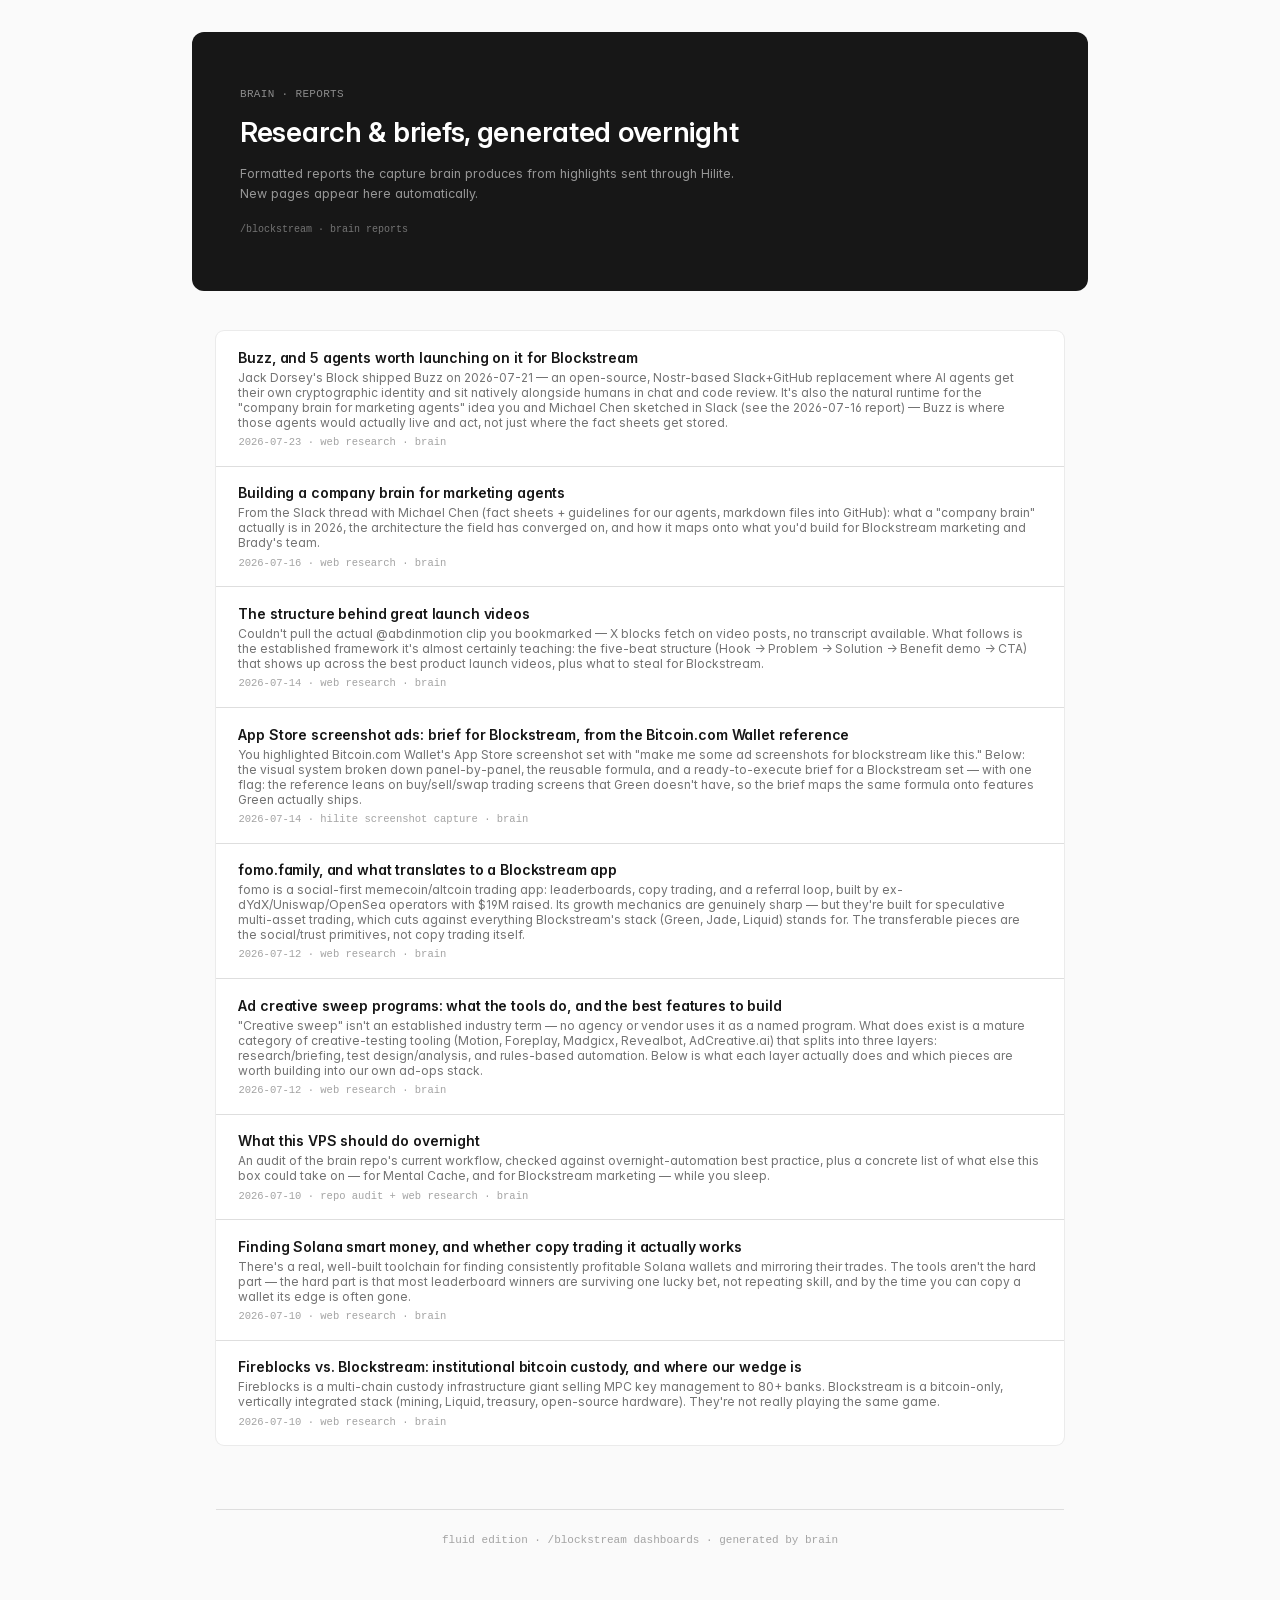
<file: index.html>
<!doctype html>
<html lang="en">
<head>
  <meta charset="utf-8" />
  <meta name="viewport" content="width=device-width, initial-scale=1" />
  <title>brain reports</title>
  <link rel="stylesheet" href="/styles.css" />
</head>
<body>
  <header class="hero">
    <div class="eyebrow">BRAIN · REPORTS</div>
    <h1>Research & briefs, generated overnight</h1>
    <p class="sub">Formatted reports the capture brain produces from highlights sent through Hilite. New pages appear here automatically.</p>
    <div class="meta">/blockstream · brain reports</div>
  </header>

  <main>
    <section class="section">
      <!-- BRAIN:INDEX:START — the brain inserts <a class="index-item"> rows here, newest first -->
      <div class="index-list">
        <a class="index-item" href="/reports/2026-07-23-buzz-agents-for-blockstream"><div class="it-title">Buzz, and 5 agents worth launching on it for Blockstream</div><div class="it-sub">Jack Dorsey&#x27;s Block shipped Buzz on 2026-07-21 — an open-source, Nostr-based Slack+GitHub
    replacement where AI agents get their own cryptographic identity and sit natively alongside humans in chat and
    code review. It&#x27;s also the natural runtime for the &quot;company brain for marketing agents&quot; idea you and Michael
    Chen sketched in Slack (see the 2026-07-16 report) — Buzz is where those agents would actually live and act,
    not just where the fact sheets get stored.</div><div class="it-date">2026-07-23 · web research · brain</div></a>
        <a class="index-item" href="/reports/2026-07-16-company-brain-for-agents"><div class="it-title">Building a company brain for marketing agents</div><div class="it-sub">From the Slack thread with Michael Chen (fact sheets + guidelines for our agents, markdown files
    into GitHub): what a &quot;company brain&quot; actually is in 2026, the architecture the field has converged on, and how
    it maps onto what you&#x27;d build for Blockstream marketing and Brady&#x27;s team.</div><div class="it-date">2026-07-16 · web research · brain</div></a>
        <a class="index-item" href="/reports/2026-07-14-launch-video-structure"><div class="it-title">The structure behind great launch videos</div><div class="it-sub">Couldn&#x27;t pull the actual @abdinmotion clip you bookmarked — X blocks fetch on video posts, no transcript available. What follows is the established framework it&#x27;s almost certainly teaching: the five-beat structure (Hook → Problem → Solution → Benefit demo → CTA) that shows up across the best product launch videos, plus what to steal for Blockstream.</div><div class="it-date">2026-07-14 · web research · brain</div></a>
        <a class="index-item" href="/reports/2026-07-14-blockstream-wallet-ad-screenshots"><div class="it-title">App Store screenshot ads: brief for Blockstream, from the Bitcoin.com Wallet reference</div><div class="it-sub">You highlighted Bitcoin.com Wallet&#x27;s App Store screenshot set with &quot;make me some ad screenshots for blockstream like this.&quot; Below: the visual system broken down panel-by-panel, the reusable formula, and a ready-to-execute brief for a Blockstream set — with one flag: the reference leans on buy/sell/swap trading screens that Green doesn&#x27;t have, so the brief maps the same formula onto features Green actually ships.</div><div class="it-date">2026-07-14 · hilite screenshot capture · brain</div></a>
        <a class="index-item" href="/reports/2026-07-12-fomo-family-for-blockstream"><div class="it-title">fomo.family, and what translates to a Blockstream app</div><div class="it-sub">fomo is a social-first memecoin/altcoin trading app: leaderboards, copy trading, and a referral loop, built by ex-dYdX/Uniswap/OpenSea operators with $19M raised. Its growth mechanics are genuinely sharp — but they&#x27;re built for speculative multi-asset trading, which cuts against everything Blockstream&#x27;s stack (Green, Jade, Liquid) stands for. The transferable pieces are the social/trust primitives, not copy trading itself.</div><div class="it-date">2026-07-12 · web research · brain</div></a>
        <a class="index-item" href="/reports/2026-07-12-ad-creative-sweep-programs"><div class="it-title">Ad creative sweep programs: what the tools do, and the best features to build</div><div class="it-sub">&quot;Creative sweep&quot; isn&#x27;t an established industry term — no agency or vendor uses it as a named program. What does exist is a mature category of creative-testing tooling (Motion, Foreplay, Madgicx, Revealbot, AdCreative.ai) that splits into three layers: research/briefing, test design/analysis, and rules-based automation. Below is what each layer actually does and which pieces are worth building into our own ad-ops stack.</div><div class="it-date">2026-07-12 · web research · brain</div></a>
        <a class="index-item" href="/reports/2026-07-10-vps-overnight-workflow"><div class="it-title">What this VPS should do overnight</div><div class="it-sub">An audit of the brain repo&#x27;s current workflow, checked against overnight-automation best practice,
    plus a concrete list of what else this box could take on — for Mental Cache, and for Blockstream marketing —
    while you sleep.</div><div class="it-date">2026-07-10 · repo audit + web research · brain</div></a>
        <a class="index-item" href="/reports/2026-07-10-solana-smart-money-copy-trading"><div class="it-title">Finding Solana smart money, and whether copy trading it actually works</div><div class="it-sub">There&#x27;s a real, well-built toolchain for finding consistently profitable Solana wallets and mirroring their trades. The tools aren&#x27;t the hard part — the hard part is that most leaderboard winners are surviving one lucky bet, not repeating skill, and by the time you can copy a wallet its edge is often gone.</div><div class="it-date">2026-07-10 · web research · brain</div></a>
        <a class="index-item" href="/reports/2026-07-10-fireblocks-vs-blockstream-custody"><div class="it-title">Fireblocks vs. Blockstream: institutional bitcoin custody, and where our wedge is</div><div class="it-sub">Fireblocks is a multi-chain custody infrastructure giant selling MPC key management to 80+ banks. Blockstream is a bitcoin-only, vertically integrated stack (mining, Liquid, treasury, open-source hardware). They&#x27;re not really playing the same game.</div><div class="it-date">2026-07-10 · web research · brain</div></a>
      </div>
      <!-- BRAIN:INDEX:END -->
    </section>

    <footer>fluid edition · /blockstream dashboards · generated by brain</footer>
  </main>
</body>
</html>
</file>
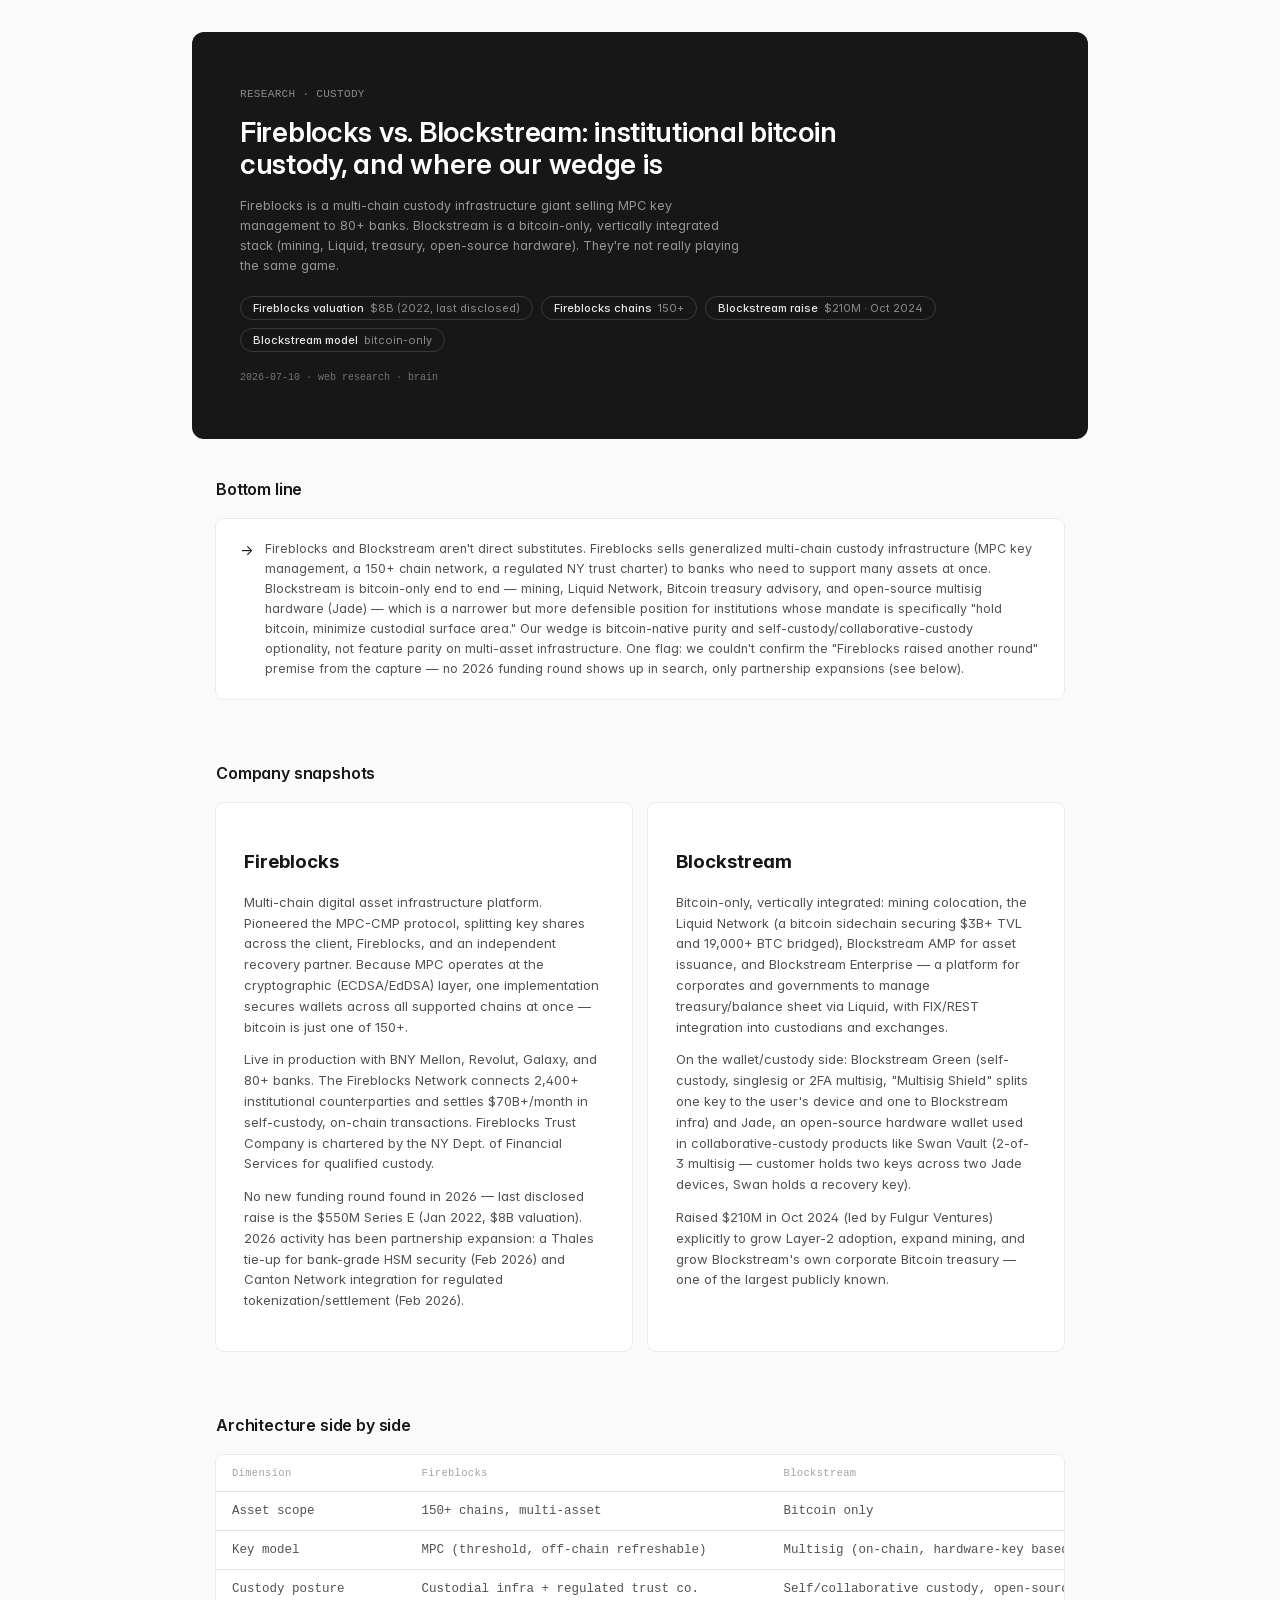
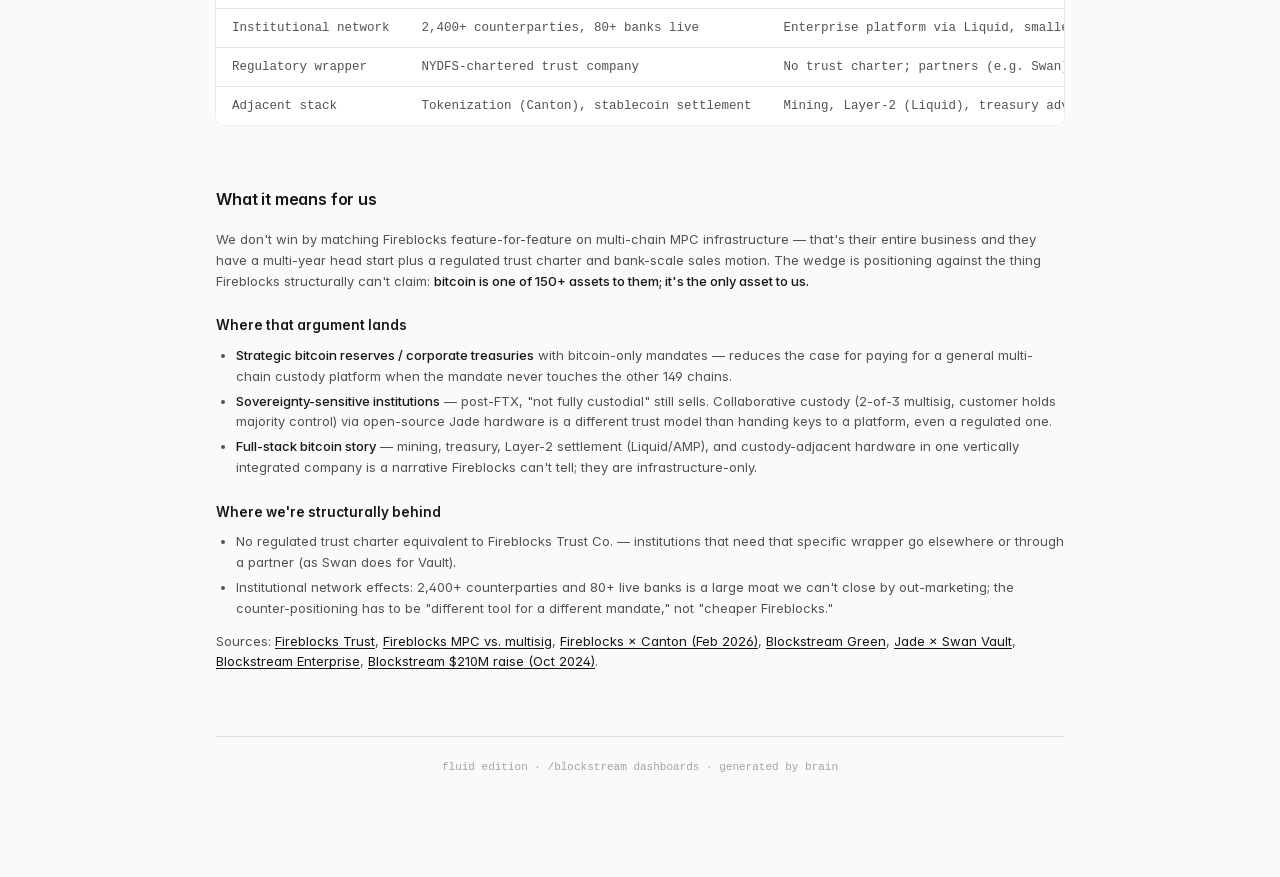
<file: reports/2026-07-10-fireblocks-vs-blockstream-custody.html>
<!doctype html>
<html lang="en">
<head>
  <meta charset="utf-8" />
  <meta name="viewport" content="width=device-width, initial-scale=1" />
  <title>Fireblocks vs. Blockstream: institutional bitcoin custody · brain reports</title>
  <link rel="stylesheet" href="/styles.css" />
</head>
<body>
  <header class="hero">
    <div class="eyebrow">RESEARCH · CUSTODY</div>
    <h1>Fireblocks vs. Blockstream: institutional bitcoin custody, and where our wedge is</h1>
    <p class="sub">Fireblocks is a multi-chain custody infrastructure giant selling MPC key management to 80+ banks. Blockstream is a bitcoin-only, vertically integrated stack (mining, Liquid, treasury, open-source hardware). They're not really playing the same game.</p>
    <div class="chips">
      <div class="chip"><span class="label">Fireblocks valuation</span><span class="value">$8B (2022, last disclosed)</span></div>
      <div class="chip"><span class="label">Fireblocks chains</span><span class="value">150+</span></div>
      <div class="chip"><span class="label">Blockstream raise</span><span class="value">$210M · Oct 2024</span></div>
      <div class="chip"><span class="label">Blockstream model</span><span class="value">bitcoin-only</span></div>
    </div>
    <div class="meta">2026-07-10 · web research · brain</div>
  </header>

  <main>
    <section class="section">
      <h2>Bottom line</h2>
      <div class="callout">
        <div class="icon">→</div>
        <div class="body">
          Fireblocks and Blockstream aren't direct substitutes. Fireblocks sells generalized multi-chain custody
          infrastructure (MPC key management, a 150+ chain network, a regulated NY trust charter) to banks who need
          to support many assets at once. Blockstream is bitcoin-only end to end — mining, Liquid Network, Bitcoin
          treasury advisory, and open-source multisig hardware (Jade) — which is a narrower but more defensible
          position for institutions whose mandate is specifically "hold bitcoin, minimize custodial surface area."
          Our wedge is bitcoin-native purity and self-custody/collaborative-custody optionality, not feature parity
          on multi-asset infrastructure. One flag: we couldn't confirm the "Fireblocks raised another round" premise
          from the capture — no 2026 funding round shows up in search, only partnership expansions (see below).
        </div>
      </div>
    </section>

    <section class="section">
      <h2>Company snapshots</h2>
      <div class="grid2">
        <div class="card">
          <h3>Fireblocks</h3>
          <div class="prose">
            <p>Multi-chain digital asset infrastructure platform. Pioneered the MPC-CMP protocol, splitting key
            shares across the client, Fireblocks, and an independent recovery partner. Because MPC operates at the
            cryptographic (ECDSA/EdDSA) layer, one implementation secures wallets across all supported chains at
            once — bitcoin is just one of 150+.</p>
            <p>Live in production with BNY Mellon, Revolut, Galaxy, and 80+ banks. The Fireblocks Network connects
            2,400+ institutional counterparties and settles $70B+/month in self-custody, on-chain transactions.
            Fireblocks Trust Company is chartered by the NY Dept. of Financial Services for qualified custody.</p>
            <p>No new funding round found in 2026 — last disclosed raise is the $550M Series E (Jan 2022, $8B
            valuation). 2026 activity has been partnership expansion: a Thales tie-up for bank-grade HSM security
            (Feb 2026) and Canton Network integration for regulated tokenization/settlement (Feb 2026).</p>
          </div>
        </div>
        <div class="card">
          <h3>Blockstream</h3>
          <div class="prose">
            <p>Bitcoin-only, vertically integrated: mining colocation, the Liquid Network (a bitcoin sidechain
            securing $3B+ TVL and 19,000+ BTC bridged), Blockstream AMP for asset issuance, and Blockstream
            Enterprise — a platform for corporates and governments to manage treasury/balance sheet via Liquid,
            with FIX/REST integration into custodians and exchanges.</p>
            <p>On the wallet/custody side: Blockstream Green (self-custody, singlesig or 2FA multisig, "Multisig
            Shield" splits one key to the user's device and one to Blockstream infra) and Jade, an open-source
            hardware wallet used in collaborative-custody products like Swan Vault (2-of-3 multisig — customer
            holds two keys across two Jade devices, Swan holds a recovery key).</p>
            <p>Raised $210M in Oct 2024 (led by Fulgur Ventures) explicitly to grow Layer-2 adoption, expand mining,
            and grow Blockstream's own corporate Bitcoin treasury — one of the largest publicly known.</p>
          </div>
        </div>
      </div>
    </section>

    <section class="section">
      <h2>Architecture side by side</h2>
      <div class="table-wrap">
        <table>
          <thead>
            <tr><th>Dimension</th><th>Fireblocks</th><th>Blockstream</th></tr>
          </thead>
          <tbody>
            <tr><td>Asset scope</td><td>150+ chains, multi-asset</td><td>Bitcoin only</td></tr>
            <tr><td>Key model</td><td>MPC (threshold, off-chain refreshable)</td><td>Multisig (on-chain, hardware-key based)</td></tr>
            <tr><td>Custody posture</td><td>Custodial infra + regulated trust co.</td><td>Self/collaborative custody, open-source hardware</td></tr>
            <tr><td>Institutional network</td><td>2,400+ counterparties, 80+ banks live</td><td>Enterprise platform via Liquid, smaller network</td></tr>
            <tr><td>Regulatory wrapper</td><td>NYDFS-chartered trust company</td><td>No trust charter; partners (e.g. Swan) hold that layer</td></tr>
            <tr><td>Adjacent stack</td><td>Tokenization (Canton), stablecoin settlement</td><td>Mining, Layer-2 (Liquid), treasury advisory</td></tr>
          </tbody>
        </table>
      </div>
    </section>

    <section class="section">
      <h2>What it means for us</h2>
      <div class="prose">
        <p>We don't win by matching Fireblocks feature-for-feature on multi-chain MPC infrastructure — that's their
        entire business and they have a multi-year head start plus a regulated trust charter and bank-scale sales
        motion. The wedge is positioning against the thing Fireblocks structurally can't claim: <strong>bitcoin is
        one of 150+ assets to them; it's the only asset to us.</strong></p>
        <h3>Where that argument lands</h3>
        <ul>
          <li><strong>Strategic bitcoin reserves / corporate treasuries</strong> with bitcoin-only mandates — reduces
          the case for paying for a general multi-chain custody platform when the mandate never touches the other
          149 chains.</li>
          <li><strong>Sovereignty-sensitive institutions</strong> — post-FTX, "not fully custodial" still sells.
          Collaborative custody (2-of-3 multisig, customer holds majority control) via open-source Jade hardware is
          a different trust model than handing keys to a platform, even a regulated one.</li>
          <li><strong>Full-stack bitcoin story</strong> — mining, treasury, Layer-2 settlement (Liquid/AMP), and
          custody-adjacent hardware in one vertically integrated company is a narrative Fireblocks can't tell; they
          are infrastructure-only.</li>
        </ul>
        <h3>Where we're structurally behind</h3>
        <ul>
          <li>No regulated trust charter equivalent to Fireblocks Trust Co. — institutions that need that specific
          wrapper go elsewhere or through a partner (as Swan does for Vault).</li>
          <li>Institutional network effects: 2,400+ counterparties and 80+ live banks is a large moat we can't close
          by out-marketing; the counter-positioning has to be "different tool for a different mandate," not
          "cheaper Fireblocks."</li>
        </ul>
        <p>Sources: <a href="https://www.fireblocks.com/blog/fireblocks-trust-qualified-custody-proven-security">Fireblocks Trust</a>,
        <a href="https://www.fireblocks.com/blog/mpc-vs-multi-sig">Fireblocks MPC vs. multisig</a>,
        <a href="https://www.prnewswire.com/news-releases/fireblocks-launches-canton-support-to-expand-its-regulated-tokenization-and-settlement-infrastructure-302677536.html">Fireblocks × Canton (Feb 2026)</a>,
        <a href="https://blog.blockstream.com/blockstream-green-bitcoin-self-custody/">Blockstream Green</a>,
        <a href="https://blog.blockstream.com/blockstream-jade-to-power-swans-new-collaborative-custody-solution/">Jade × Swan Vault</a>,
        <a href="https://blockstream.com/enterprise/">Blockstream Enterprise</a>,
        <a href="https://blockstream.com/press-releases/2024-10-15-blockstream-secures-210m-dollars-led-fulgur-ventures-drive-layer-2-growth-expand-bitcoin-treasury/">Blockstream $210M raise (Oct 2024)</a>.</p>
      </div>
    </section>

    <footer>fluid edition · /blockstream dashboards · generated by brain</footer>
  </main>
</body>
</html>
</file>
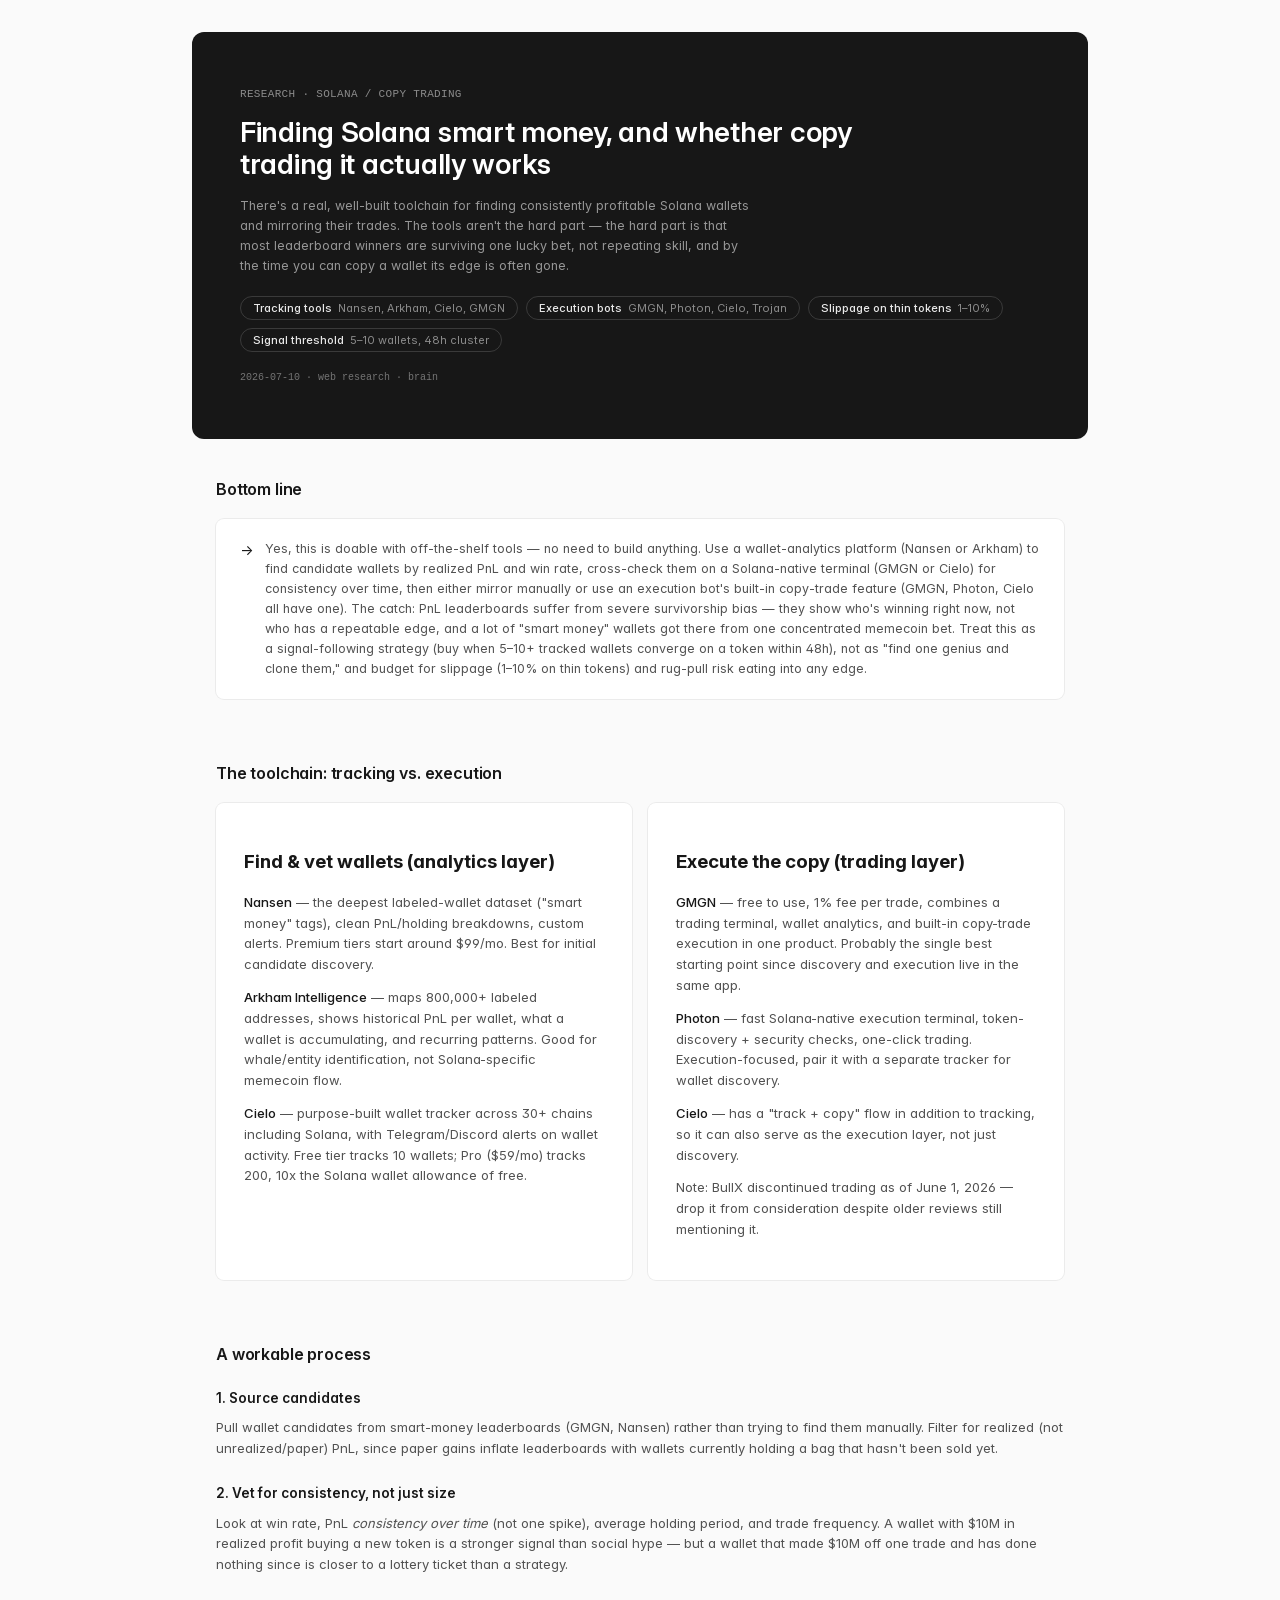
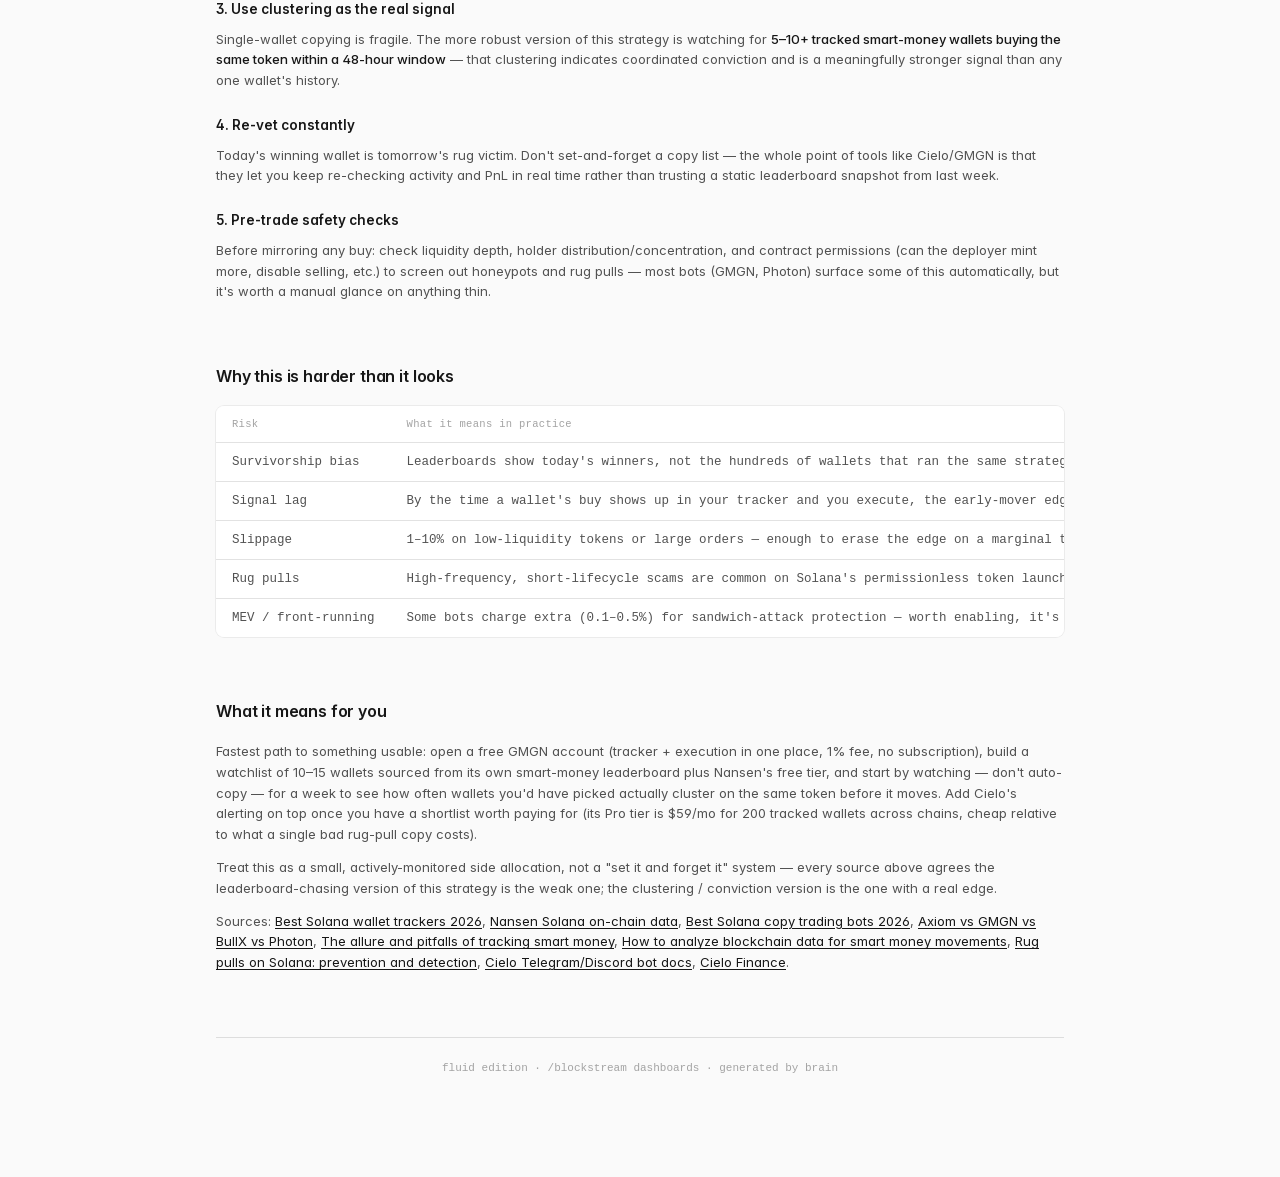
<file: reports/2026-07-10-solana-smart-money-copy-trading.html>
<!doctype html>
<html lang="en">
<head>
  <meta charset="utf-8" />
  <meta name="viewport" content="width=device-width, initial-scale=1" />
  <title>Finding Solana smart money to copy-trade · brain reports</title>
  <link rel="stylesheet" href="/styles.css" />
</head>
<body>
  <header class="hero">
    <div class="eyebrow">RESEARCH · SOLANA / COPY TRADING</div>
    <h1>Finding Solana smart money, and whether copy trading it actually works</h1>
    <p class="sub">There's a real, well-built toolchain for finding consistently profitable Solana wallets and mirroring their trades. The tools aren't the hard part — the hard part is that most leaderboard winners are surviving one lucky bet, not repeating skill, and by the time you can copy a wallet its edge is often gone.</p>
    <div class="chips">
      <div class="chip"><span class="label">Tracking tools</span><span class="value">Nansen, Arkham, Cielo, GMGN</span></div>
      <div class="chip"><span class="label">Execution bots</span><span class="value">GMGN, Photon, Cielo, Trojan</span></div>
      <div class="chip"><span class="label">Slippage on thin tokens</span><span class="value">1–10%</span></div>
      <div class="chip"><span class="label">Signal threshold</span><span class="value">5–10 wallets, 48h cluster</span></div>
    </div>
    <div class="meta">2026-07-10 · web research · brain</div>
  </header>

  <main>
    <section class="section">
      <h2>Bottom line</h2>
      <div class="callout">
        <div class="icon">→</div>
        <div class="body">
          Yes, this is doable with off-the-shelf tools — no need to build anything. Use a wallet-analytics platform
          (Nansen or Arkham) to find candidate wallets by realized PnL and win rate, cross-check them on a
          Solana-native terminal (GMGN or Cielo) for consistency over time, then either mirror manually or use an
          execution bot's built-in copy-trade feature (GMGN, Photon, Cielo all have one). The catch: PnL
          leaderboards suffer from severe survivorship bias — they show who's winning right now, not who has a
          repeatable edge, and a lot of "smart money" wallets got there from one concentrated memecoin bet. Treat
          this as a signal-following strategy (buy when 5–10+ tracked wallets converge on a token within 48h), not
          as "find one genius and clone them," and budget for slippage (1–10% on thin tokens) and rug-pull risk
          eating into any edge.
        </div>
      </div>
    </section>

    <section class="section">
      <h2>The toolchain: tracking vs. execution</h2>
      <div class="grid2">
        <div class="card">
          <h3>Find & vet wallets (analytics layer)</h3>
          <div class="prose">
            <p><strong>Nansen</strong> — the deepest labeled-wallet dataset ("smart money" tags), clean PnL/holding
            breakdowns, custom alerts. Premium tiers start around $99/mo. Best for initial candidate discovery.</p>
            <p><strong>Arkham Intelligence</strong> — maps 800,000+ labeled addresses, shows historical PnL per
            wallet, what a wallet is accumulating, and recurring patterns. Good for whale/entity identification,
            not Solana-specific memecoin flow.</p>
            <p><strong>Cielo</strong> — purpose-built wallet tracker across 30+ chains including Solana, with
            Telegram/Discord alerts on wallet activity. Free tier tracks 10 wallets; Pro ($59/mo) tracks 200,
            10x the Solana wallet allowance of free.</p>
          </div>
        </div>
        <div class="card">
          <h3>Execute the copy (trading layer)</h3>
          <div class="prose">
            <p><strong>GMGN</strong> — free to use, 1% fee per trade, combines a trading terminal, wallet
            analytics, and built-in copy-trade execution in one product. Probably the single best starting point
            since discovery and execution live in the same app.</p>
            <p><strong>Photon</strong> — fast Solana-native execution terminal, token-discovery + security checks,
            one-click trading. Execution-focused, pair it with a separate tracker for wallet discovery.</p>
            <p><strong>Cielo</strong> — has a "track + copy" flow in addition to tracking, so it can also serve as
            the execution layer, not just discovery.</p>
            <p>Note: BullX discontinued trading as of June 1, 2026 — drop it from consideration despite older
            reviews still mentioning it.</p>
          </div>
        </div>
      </div>
    </section>

    <section class="section">
      <h2>A workable process</h2>
      <div class="prose">
        <h3>1. Source candidates</h3>
        <p>Pull wallet candidates from smart-money leaderboards (GMGN, Nansen) rather than trying to find them
        manually. Filter for realized (not unrealized/paper) PnL, since paper gains inflate leaderboards with
        wallets currently holding a bag that hasn't been sold yet.</p>
        <h3>2. Vet for consistency, not just size</h3>
        <p>Look at win rate, PnL <em>consistency over time</em> (not one spike), average holding period, and trade
        frequency. A wallet with $10M in realized profit buying a new token is a stronger signal than social
        hype — but a wallet that made $10M off one trade and has done nothing since is closer to a lottery ticket
        than a strategy.</p>
        <h3>3. Use clustering as the real signal</h3>
        <p>Single-wallet copying is fragile. The more robust version of this strategy is watching for
        <strong>5–10+ tracked smart-money wallets buying the same token within a 48-hour window</strong> — that
        clustering indicates coordinated conviction and is a meaningfully stronger signal than any one wallet's
        history.</p>
        <h3>4. Re-vet constantly</h3>
        <p>Today's winning wallet is tomorrow's rug victim. Don't set-and-forget a copy list — the whole point of
        tools like Cielo/GMGN is that they let you keep re-checking activity and PnL in real time rather than
        trusting a static leaderboard snapshot from last week.</p>
        <h3>5. Pre-trade safety checks</h3>
        <p>Before mirroring any buy: check liquidity depth, holder distribution/concentration, and contract
        permissions (can the deployer mint more, disable selling, etc.) to screen out honeypots and rug pulls —
        most bots (GMGN, Photon) surface some of this automatically, but it's worth a manual glance on anything
        thin.</p>
      </div>
    </section>

    <section class="section">
      <h2>Why this is harder than it looks</h2>
      <div class="table-wrap">
        <table>
          <thead>
            <tr><th>Risk</th><th>What it means in practice</th></tr>
          </thead>
          <tbody>
            <tr><td>Survivorship bias</td><td>Leaderboards show today's winners, not the hundreds of wallets that ran the same strategy and blew up. A top-PnL wallet may reflect skill, luck, or one concentrated bet — you can't tell which from the leaderboard alone.</td></tr>
            <tr><td>Signal lag</td><td>By the time a wallet's buy shows up in your tracker and you execute, the early-mover edge on a fast-moving memecoin is often already gone.</td></tr>
            <tr><td>Slippage</td><td>1–10% on low-liquidity tokens or large orders — enough to erase the edge on a marginal trade. Needs active slippage-tolerance tuning per trade.</td></tr>
            <tr><td>Rug pulls</td><td>High-frequency, short-lifecycle scams are common on Solana's permissionless token launches; even a wallet you're copying can get caught by one.</td></tr>
            <tr><td>MEV / front-running</td><td>Some bots charge extra (0.1–0.5%) for sandwich-attack protection — worth enabling, it's a small tax against a real risk.</td></tr>
          </tbody>
        </table>
      </div>
    </section>

    <section class="section">
      <h2>What it means for you</h2>
      <div class="prose">
        <p>Fastest path to something usable: open a free GMGN account (tracker + execution in one place, 1% fee,
        no subscription), build a watchlist of 10–15 wallets sourced from its own smart-money leaderboard plus
        Nansen's free tier, and start by watching — don't auto-copy — for a week to see how often wallets you'd
        have picked actually cluster on the same token before it moves. Add Cielo's alerting on top once you have
        a shortlist worth paying for (its Pro tier is $59/mo for 200 tracked wallets across chains, cheap relative
        to what a single bad rug-pull copy costs).</p>
        <p>Treat this as a small, actively-monitored side allocation, not a "set it and forget it" system — every
        source above agrees the leaderboard-chasing version of this strategy is the weak one; the clustering /
        conviction version is the one with a real edge.</p>
        <p>Sources: <a href="https://coincodex.com/article/67019/wallet-trackers-solana/">Best Solana wallet trackers 2026</a>,
        <a href="https://nansen.ai/solana-onchain-data">Nansen Solana on-chain data</a>,
        <a href="https://www.walletmaster.tools/blog/best-solana-copy-trading-tools/">Best Solana copy trading bots 2026</a>,
        <a href="https://medium.com/@moiofficial/axiom-trade-vs-gmgn-vs-bullx-neo-vs-photon-sol-solana-trading-platforms-c61b84547873">Axiom vs GMGN vs BullX vs Photon</a>,
        <a href="https://vishalcrypta.medium.com/the-allure-and-pitfalls-of-tracking-smart-money-flows-in-crypto-14965483c7ff">The allure and pitfalls of tracking smart money</a>,
        <a href="https://www.nansen.ai/post/how-to-analyze-blockchain-data-for-smart-money-movements">How to analyze blockchain data for smart money movements</a>,
        <a href="https://web3.gate.com/crypto-wiki/article/rug-pulls-on-solana-prevention-and-detection-guide-20260106">Rug pulls on Solana: prevention and detection</a>,
        <a href="https://docs.cielo.finance/discord-+-telegram-bots/getting-started">Cielo Telegram/Discord bot docs</a>,
        <a href="https://cielo.finance/">Cielo Finance</a>.</p>
      </div>
    </section>

    <footer>fluid edition · /blockstream dashboards · generated by brain</footer>
  </main>
</body>
</html>
</file>
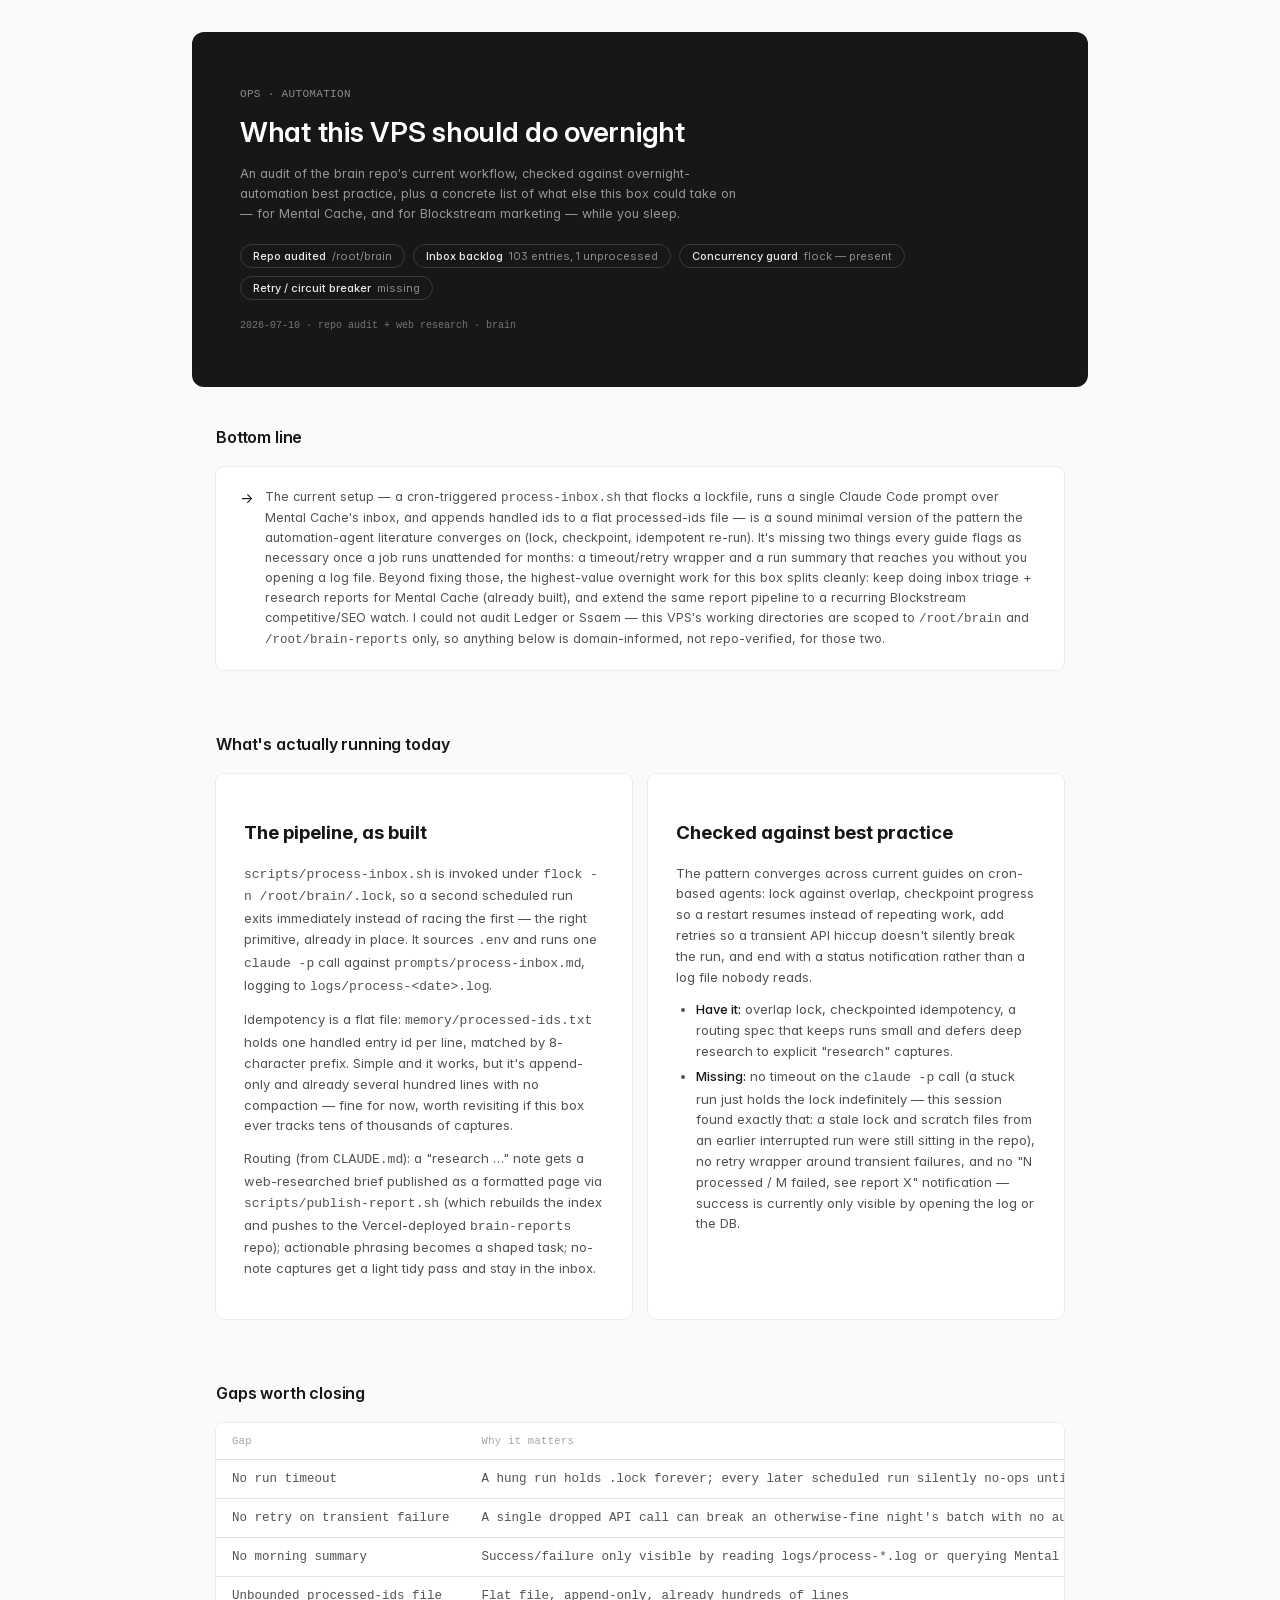
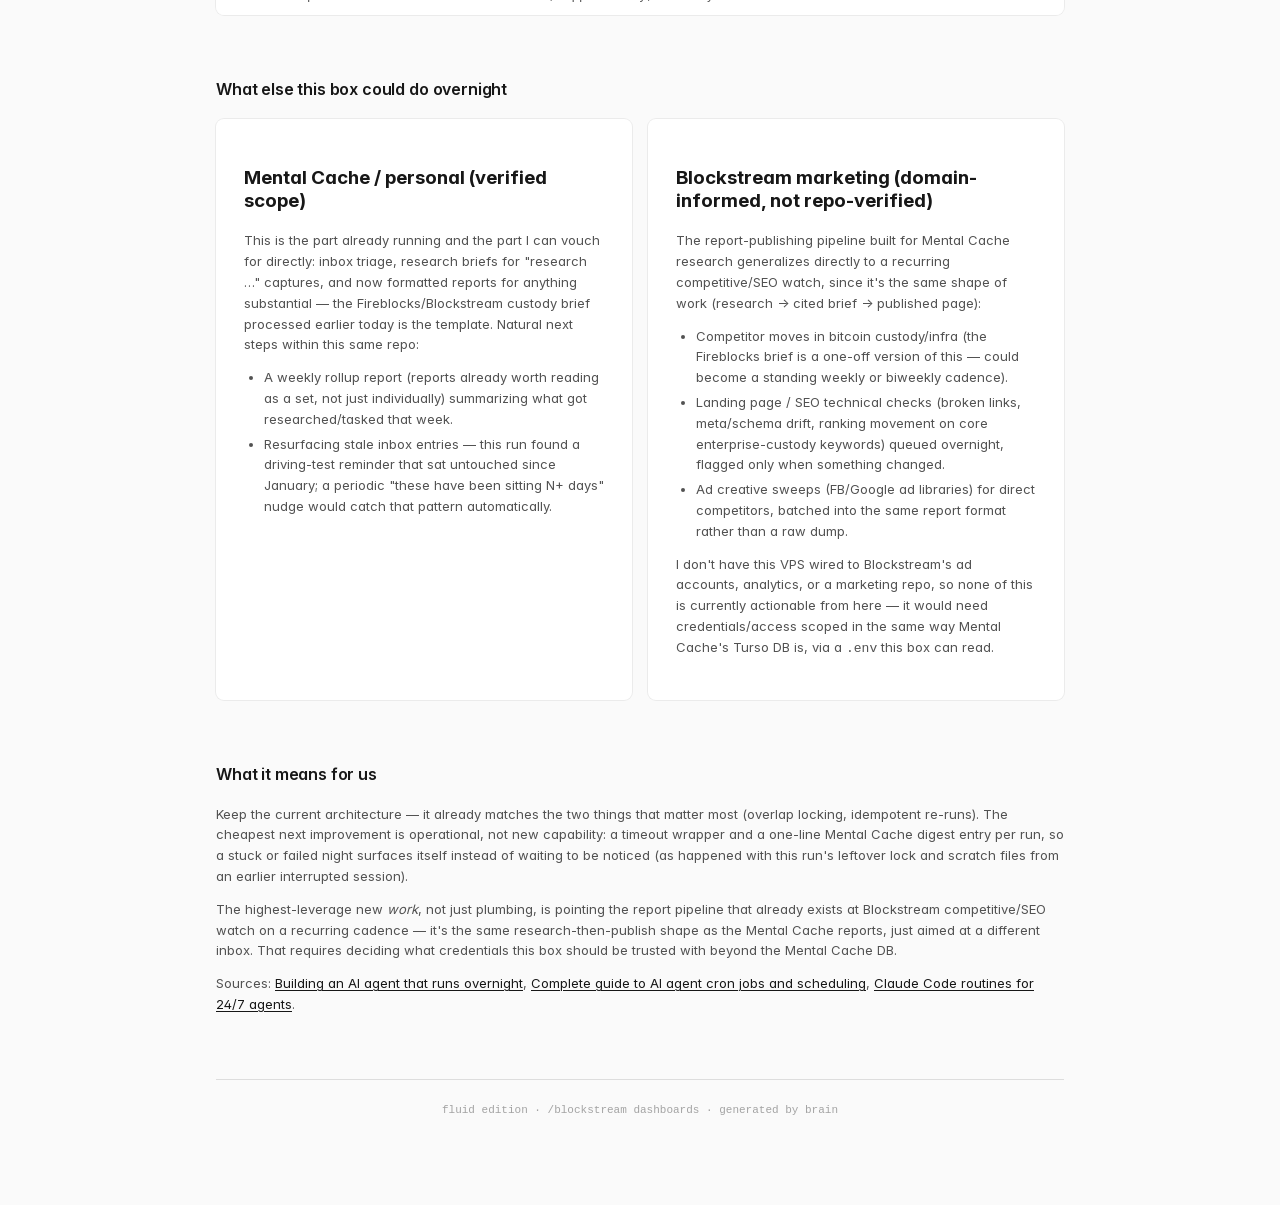
<file: reports/2026-07-10-vps-overnight-workflow.html>
<!doctype html>
<html lang="en">
<head>
  <meta charset="utf-8" />
  <meta name="viewport" content="width=device-width, initial-scale=1" />
  <title>What this VPS should do overnight · brain reports</title>
  <link rel="stylesheet" href="/styles.css" />
</head>
<body>
  <header class="hero">
    <div class="eyebrow">OPS · AUTOMATION</div>
    <h1>What this VPS should do overnight</h1>
    <p class="sub">An audit of the brain repo's current workflow, checked against overnight-automation best practice,
    plus a concrete list of what else this box could take on — for Mental Cache, and for Blockstream marketing —
    while you sleep.</p>
    <div class="chips">
      <div class="chip"><span class="label">Repo audited</span><span class="value">/root/brain</span></div>
      <div class="chip"><span class="label">Inbox backlog</span><span class="value">103 entries, 1 unprocessed</span></div>
      <div class="chip"><span class="label">Concurrency guard</span><span class="value">flock — present</span></div>
      <div class="chip"><span class="label">Retry / circuit breaker</span><span class="value">missing</span></div>
    </div>
    <div class="meta">2026-07-10 · repo audit + web research · brain</div>
  </header>

  <main>
    <section class="section">
      <h2>Bottom line</h2>
      <div class="callout">
        <div class="icon">→</div>
        <div class="body">
          The current setup — a cron-triggered <code>process-inbox.sh</code> that flocks a lockfile, runs a single
          Claude Code prompt over Mental Cache's inbox, and appends handled ids to a flat processed-ids file — is a
          sound minimal version of the pattern the automation-agent literature converges on (lock, checkpoint,
          idempotent re-run). It's missing two things every guide flags as necessary once a job runs unattended for
          months: a timeout/retry wrapper and a run summary that reaches you without you opening a log file. Beyond
          fixing those, the highest-value overnight work for this box splits cleanly: keep doing inbox triage +
          research reports for Mental Cache (already built), and extend the same report pipeline to a recurring
          Blockstream competitive/SEO watch. I could not audit Ledger or Ssaem — this VPS's working directories are
          scoped to <code>/root/brain</code> and <code>/root/brain-reports</code> only, so anything below is
          domain-informed, not repo-verified, for those two.
        </div>
      </div>
    </section>

    <section class="section">
      <h2>What's actually running today</h2>
      <div class="grid2">
        <div class="card">
          <h3>The pipeline, as built</h3>
          <div class="prose">
            <p><code>scripts/process-inbox.sh</code> is invoked under <code>flock -n /root/brain/.lock</code>, so a
            second scheduled run exits immediately instead of racing the first — the right primitive, already in
            place. It sources <code>.env</code> and runs one <code>claude -p</code> call against
            <code>prompts/process-inbox.md</code>, logging to <code>logs/process-&lt;date&gt;.log</code>.</p>
            <p>Idempotency is a flat file: <code>memory/processed-ids.txt</code> holds one handled entry id per line,
            matched by 8-character prefix. Simple and it works, but it's append-only and already several hundred
            lines with no compaction — fine for now, worth revisiting if this box ever tracks tens of thousands of
            captures.</p>
            <p>Routing (from <code>CLAUDE.md</code>): a "research …" note gets a web-researched brief published as a
            formatted page via <code>scripts/publish-report.sh</code> (which rebuilds the index and pushes to the
            Vercel-deployed <code>brain-reports</code> repo); actionable phrasing becomes a shaped task; no-note
            captures get a light tidy pass and stay in the inbox.</p>
          </div>
        </div>
        <div class="card">
          <h3>Checked against best practice</h3>
          <div class="prose">
            <p>The pattern converges across current guides on cron-based agents: lock against overlap, checkpoint
            progress so a restart resumes instead of repeating work, add retries so a transient API hiccup doesn't
            silently break the run, and end with a status notification rather than a log file nobody reads.</p>
            <ul>
              <li><strong>Have it:</strong> overlap lock, checkpointed idempotency, a routing spec that keeps runs
              small and defers deep research to explicit "research" captures.</li>
              <li><strong>Missing:</strong> no timeout on the <code>claude -p</code> call (a stuck run just holds the
              lock indefinitely — this session found exactly that: a stale lock and scratch files from an earlier
              interrupted run were still sitting in the repo), no retry wrapper around transient failures, and no
              "N processed / M failed, see report X" notification — success is currently only visible by opening
              the log or the DB.</li>
            </ul>
          </div>
        </div>
      </div>
    </section>

    <section class="section">
      <h2>Gaps worth closing</h2>
      <div class="table-wrap">
        <table>
          <thead>
            <tr><th>Gap</th><th>Why it matters</th><th>Fix</th></tr>
          </thead>
          <tbody>
            <tr><td>No run timeout</td><td>A hung run holds <code>.lock</code> forever; every later scheduled run
            silently no-ops until someone notices</td><td>Wrap the <code>claude -p</code> call in <code>timeout
            15m</code> and release the lock on exit</td></tr>
            <tr><td>No retry on transient failure</td><td>A single dropped API call can break an otherwise-fine
            night's batch with no automatic recovery</td><td>One retry with backoff around the <code>claude -p</code>
            invocation before giving up and logging</td></tr>
            <tr><td>No morning summary</td><td>Success/failure only visible by reading
            <code>logs/process-*.log</code> or querying Mental Cache directly</td><td>Have the run write a one-line
            digest entry back into Mental Cache (status <code>do</code>, tagged <code>#brain-run</code>) instead of
            only appending to a log file</td></tr>
            <tr><td>Unbounded processed-ids file</td><td>Flat file, append-only, already hundreds of lines</td>
            <td>Not urgent — revisit if it starts affecting prefix-match performance</td></tr>
          </tbody>
        </table>
      </div>
    </section>

    <section class="section">
      <h2>What else this box could do overnight</h2>
      <div class="grid2">
        <div class="card">
          <h3>Mental Cache / personal (verified scope)</h3>
          <div class="prose">
            <p>This is the part already running and the part I can vouch for directly: inbox triage, research briefs
            for "research …" captures, and now formatted reports for anything substantial — the Fireblocks/Blockstream
            custody brief processed earlier today is the template. Natural next steps within this same repo:</p>
            <ul>
              <li>A weekly rollup report (reports already worth reading as a set, not just individually) summarizing
              what got researched/tasked that week.</li>
              <li>Resurfacing stale inbox entries — this run found a driving-test reminder that sat untouched since
              January; a periodic "these have been sitting N+ days" nudge would catch that pattern automatically.</li>
            </ul>
          </div>
        </div>
        <div class="card">
          <h3>Blockstream marketing (domain-informed, not repo-verified)</h3>
          <div class="prose">
            <p>The report-publishing pipeline built for Mental Cache research generalizes directly to a recurring
            competitive/SEO watch, since it's the same shape of work (research → cited brief → published page):</p>
            <ul>
              <li>Competitor moves in bitcoin custody/infra (the Fireblocks brief is a one-off version of this —
              could become a standing weekly or biweekly cadence).</li>
              <li>Landing page / SEO technical checks (broken links, meta/schema drift, ranking movement on core
              enterprise-custody keywords) queued overnight, flagged only when something changed.</li>
              <li>Ad creative sweeps (FB/Google ad libraries) for direct competitors, batched into the same
              report format rather than a raw dump.</li>
            </ul>
            <p>I don't have this VPS wired to Blockstream's ad accounts, analytics, or a marketing repo, so none of
            this is currently actionable from here — it would need credentials/access scoped in the same way Mental
            Cache's Turso DB is, via a <code>.env</code> this box can read.</p>
          </div>
        </div>
      </div>
    </section>

    <section class="section">
      <h2>What it means for us</h2>
      <div class="prose">
        <p>Keep the current architecture — it already matches the two things that matter most (overlap locking,
        idempotent re-runs). The cheapest next improvement is operational, not new capability: a timeout wrapper and
        a one-line Mental Cache digest entry per run, so a stuck or failed night surfaces itself instead of waiting
        to be noticed (as happened with this run's leftover lock and scratch files from an earlier interrupted
        session).</p>
        <p>The highest-leverage new <em>work</em>, not just plumbing, is pointing the report pipeline that already
        exists at Blockstream competitive/SEO watch on a recurring cadence — it's the same research-then-publish
        shape as the Mental Cache reports, just aimed at a different inbox. That requires deciding what credentials
        this box should be trusted with beyond the Mental Cache DB.</p>
        <p>Sources: <a href="https://www.mindstudio.ai/blog/build-ai-agent-runs-overnight">Building an AI agent that runs overnight</a>,
        <a href="https://dev.to/toji_openclaw_fd3ff67586a/the-complete-guide-to-ai-agent-cron-jobs-and-scheduling-2c3f">Complete guide to AI agent cron jobs and scheduling</a>,
        <a href="https://www.mindstudio.ai/blog/claude-code-routines-24-7-agents">Claude Code routines for 24/7 agents</a>.</p>
      </div>
    </section>

    <footer>fluid edition · /blockstream dashboards · generated by brain</footer>
  </main>
</body>
</html>
</file>
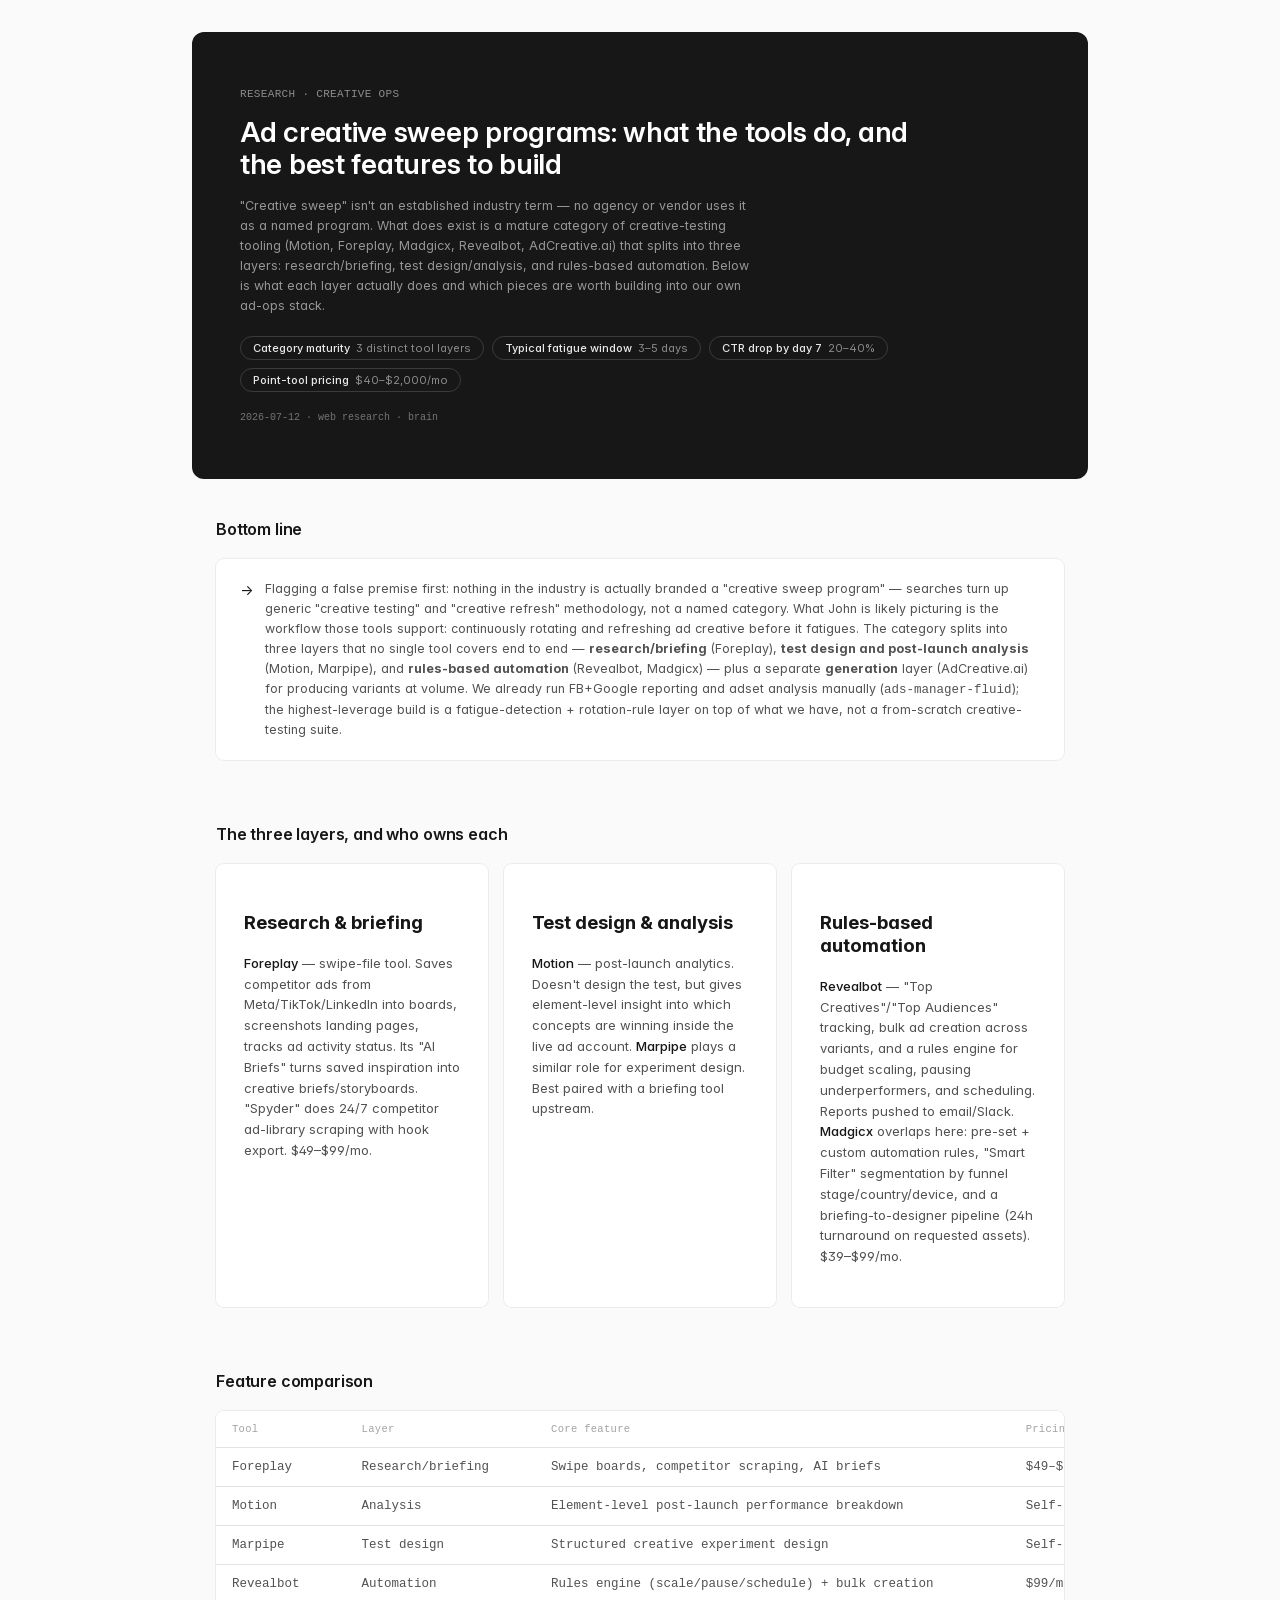
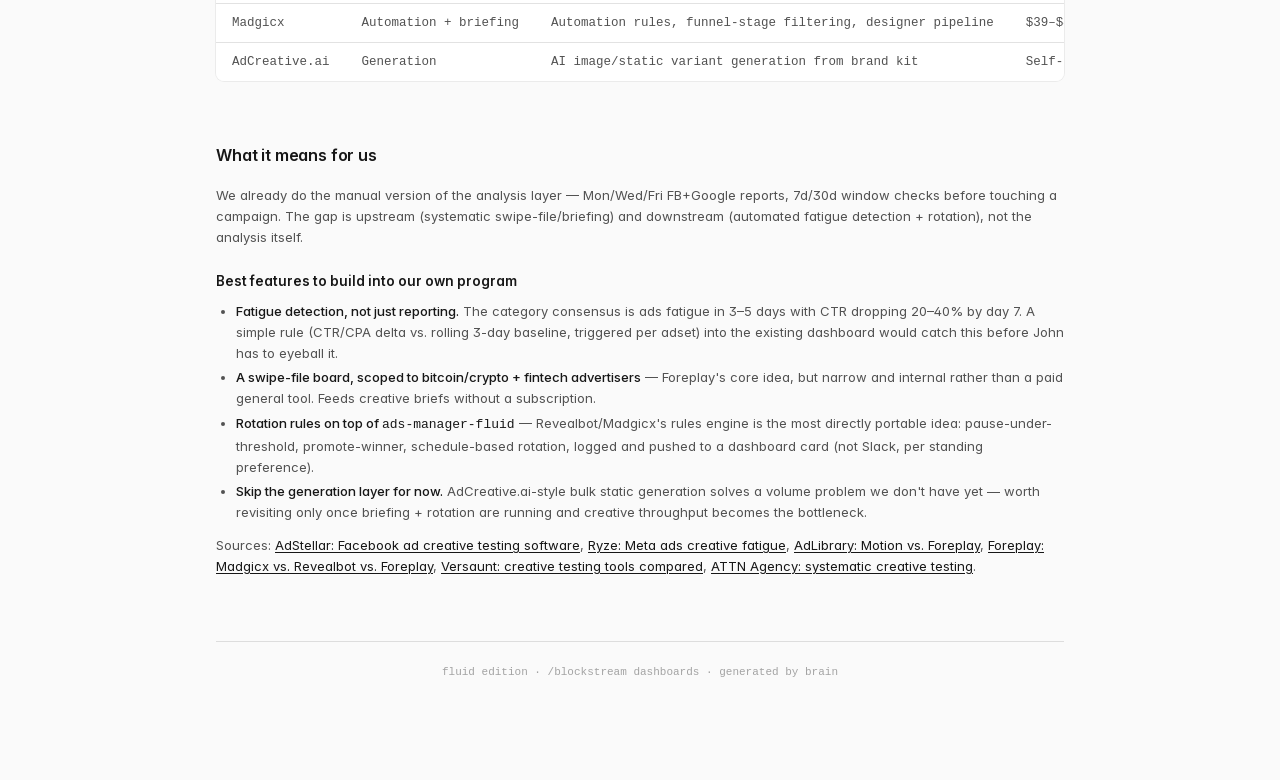
<file: reports/2026-07-12-ad-creative-sweep-programs.html>
<!doctype html>
<html lang="en">
<head>
  <meta charset="utf-8" />
  <meta name="viewport" content="width=device-width, initial-scale=1" />
  <title>Ad creative sweep programs: what to build · brain reports</title>
  <link rel="stylesheet" href="/styles.css" />
</head>
<body>
  <header class="hero">
    <div class="eyebrow">RESEARCH · CREATIVE OPS</div>
    <h1>Ad creative sweep programs: what the tools do, and the best features to build</h1>
    <p class="sub">"Creative sweep" isn't an established industry term — no agency or vendor uses it as a named program. What does exist is a mature category of creative-testing tooling (Motion, Foreplay, Madgicx, Revealbot, AdCreative.ai) that splits into three layers: research/briefing, test design/analysis, and rules-based automation. Below is what each layer actually does and which pieces are worth building into our own ad-ops stack.</p>
    <div class="chips">
      <div class="chip"><span class="label">Category maturity</span><span class="value">3 distinct tool layers</span></div>
      <div class="chip"><span class="label">Typical fatigue window</span><span class="value">3–5 days</span></div>
      <div class="chip"><span class="label">CTR drop by day 7</span><span class="value">20–40%</span></div>
      <div class="chip"><span class="label">Point-tool pricing</span><span class="value">$40–$2,000/mo</span></div>
    </div>
    <div class="meta">2026-07-12 · web research · brain</div>
  </header>

  <main>
    <section class="section">
      <h2>Bottom line</h2>
      <div class="callout">
        <div class="icon">→</div>
        <div class="body">
          Flagging a false premise first: nothing in the industry is actually branded a "creative sweep program" —
          searches turn up generic "creative testing" and "creative refresh" methodology, not a named category. What
          John is likely picturing is the workflow those tools support: continuously rotating and refreshing ad
          creative before it fatigues. The category splits into three layers that no single tool covers end to end —
          <strong>research/briefing</strong> (Foreplay), <strong>test design and post-launch analysis</strong>
          (Motion, Marpipe), and <strong>rules-based automation</strong> (Revealbot, Madgicx) — plus a separate
          <strong>generation</strong> layer (AdCreative.ai) for producing variants at volume. We already run FB+Google
          reporting and adset analysis manually (<code>ads-manager-fluid</code>); the highest-leverage build is a
          fatigue-detection + rotation-rule layer on top of what we have, not a from-scratch creative-testing suite.
        </div>
      </div>
    </section>

    <section class="section">
      <h2>The three layers, and who owns each</h2>
      <div class="grid3">
        <div class="card">
          <h3>Research &amp; briefing</h3>
          <div class="prose">
            <p><strong>Foreplay</strong> — swipe-file tool. Saves competitor ads from Meta/TikTok/LinkedIn into
            boards, screenshots landing pages, tracks ad activity status. Its "AI Briefs" turns saved inspiration
            into creative briefs/storyboards. "Spyder" does 24/7 competitor ad-library scraping with hook export.
            $49–$99/mo.</p>
          </div>
        </div>
        <div class="card">
          <h3>Test design &amp; analysis</h3>
          <div class="prose">
            <p><strong>Motion</strong> — post-launch analytics. Doesn't design the test, but gives element-level
            insight into which concepts are winning inside the live ad account. <strong>Marpipe</strong> plays a
            similar role for experiment design. Best paired with a briefing tool upstream.</p>
          </div>
        </div>
        <div class="card">
          <h3>Rules-based automation</h3>
          <div class="prose">
            <p><strong>Revealbot</strong> — "Top Creatives"/"Top Audiences" tracking, bulk ad creation across
            variants, and a rules engine for budget scaling, pausing underperformers, and scheduling. Reports pushed
            to email/Slack. <strong>Madgicx</strong> overlaps here: pre-set + custom automation rules, "Smart
            Filter" segmentation by funnel stage/country/device, and a briefing-to-designer pipeline (24h turnaround
            on requested assets). $39–$99/mo.</p>
          </div>
        </div>
      </div>
    </section>

    <section class="section">
      <h2>Feature comparison</h2>
      <div class="table-wrap">
        <table>
          <thead>
            <tr><th>Tool</th><th>Layer</th><th>Core feature</th><th>Pricing</th></tr>
          </thead>
          <tbody>
            <tr><td>Foreplay</td><td>Research/briefing</td><td>Swipe boards, competitor scraping, AI briefs</td><td>$49–$99/mo</td></tr>
            <tr><td>Motion</td><td>Analysis</td><td>Element-level post-launch performance breakdown</td><td>Self-serve tier</td></tr>
            <tr><td>Marpipe</td><td>Test design</td><td>Structured creative experiment design</td><td>Self-serve tier</td></tr>
            <tr><td>Revealbot</td><td>Automation</td><td>Rules engine (scale/pause/schedule) + bulk creation</td><td>$99/mo (Pro)</td></tr>
            <tr><td>Madgicx</td><td>Automation + briefing</td><td>Automation rules, funnel-stage filtering, designer pipeline</td><td>$39–$44/mo</td></tr>
            <tr><td>AdCreative.ai</td><td>Generation</td><td>AI image/static variant generation from brand kit</td><td>Self-serve tier</td></tr>
          </tbody>
        </table>
      </div>
    </section>

    <section class="section">
      <h2>What it means for us</h2>
      <div class="prose">
        <p>We already do the manual version of the analysis layer — Mon/Wed/Fri FB+Google reports, 7d/30d window
        checks before touching a campaign. The gap is upstream (systematic swipe-file/briefing) and downstream
        (automated fatigue detection + rotation), not the analysis itself.</p>
        <h3>Best features to build into our own program</h3>
        <ul>
          <li><strong>Fatigue detection, not just reporting.</strong> The category consensus is ads fatigue in
          3–5 days with CTR dropping 20–40% by day 7. A simple rule (CTR/CPA delta vs. rolling 3-day baseline,
          triggered per adset) into the existing dashboard would catch this before John has to eyeball it.</li>
          <li><strong>A swipe-file board, scoped to bitcoin/crypto + fintech advertisers</strong> — Foreplay's core
          idea, but narrow and internal rather than a paid general tool. Feeds creative briefs without a subscription.</li>
          <li><strong>Rotation rules on top of <code>ads-manager-fluid</code></strong> — Revealbot/Madgicx's rules
          engine is the most directly portable idea: pause-under-threshold, promote-winner, schedule-based rotation,
          logged and pushed to a dashboard card (not Slack, per standing preference).</li>
          <li><strong>Skip the generation layer for now.</strong> AdCreative.ai-style bulk static generation solves a
          volume problem we don't have yet — worth revisiting only once briefing + rotation are running and creative
          throughput becomes the bottleneck.</li>
        </ul>
        <p>Sources: <a href="https://www.adstellar.ai/blog/facebook-ad-creative-testing-software">AdStellar: Facebook ad creative testing software</a>,
        <a href="https://www.get-ryze.ai/blog/meta-ads-creative-fatigue-refresh-with-ai">Ryze: Meta ads creative fatigue</a>,
        <a href="https://adlibrary.com/posts/motion-vs-foreplay">AdLibrary: Motion vs. Foreplay</a>,
        <a href="https://www.foreplay.co/post/madgicx-vs-revealbot-vs-foreplay">Foreplay: Madgicx vs. Revealbot vs. Foreplay</a>,
        <a href="https://www.versaunt.com/blog/creative-testing-tools-compared-foreplay-motion-versaunt">Versaunt: creative testing tools compared</a>,
        <a href="https://www.attnagency.com/blog/dtc-creative-testing-systematic-approach">ATTN Agency: systematic creative testing</a>.</p>
      </div>
    </section>

    <footer>fluid edition · /blockstream dashboards · generated by brain</footer>
  </main>
</body>
</html>
</file>
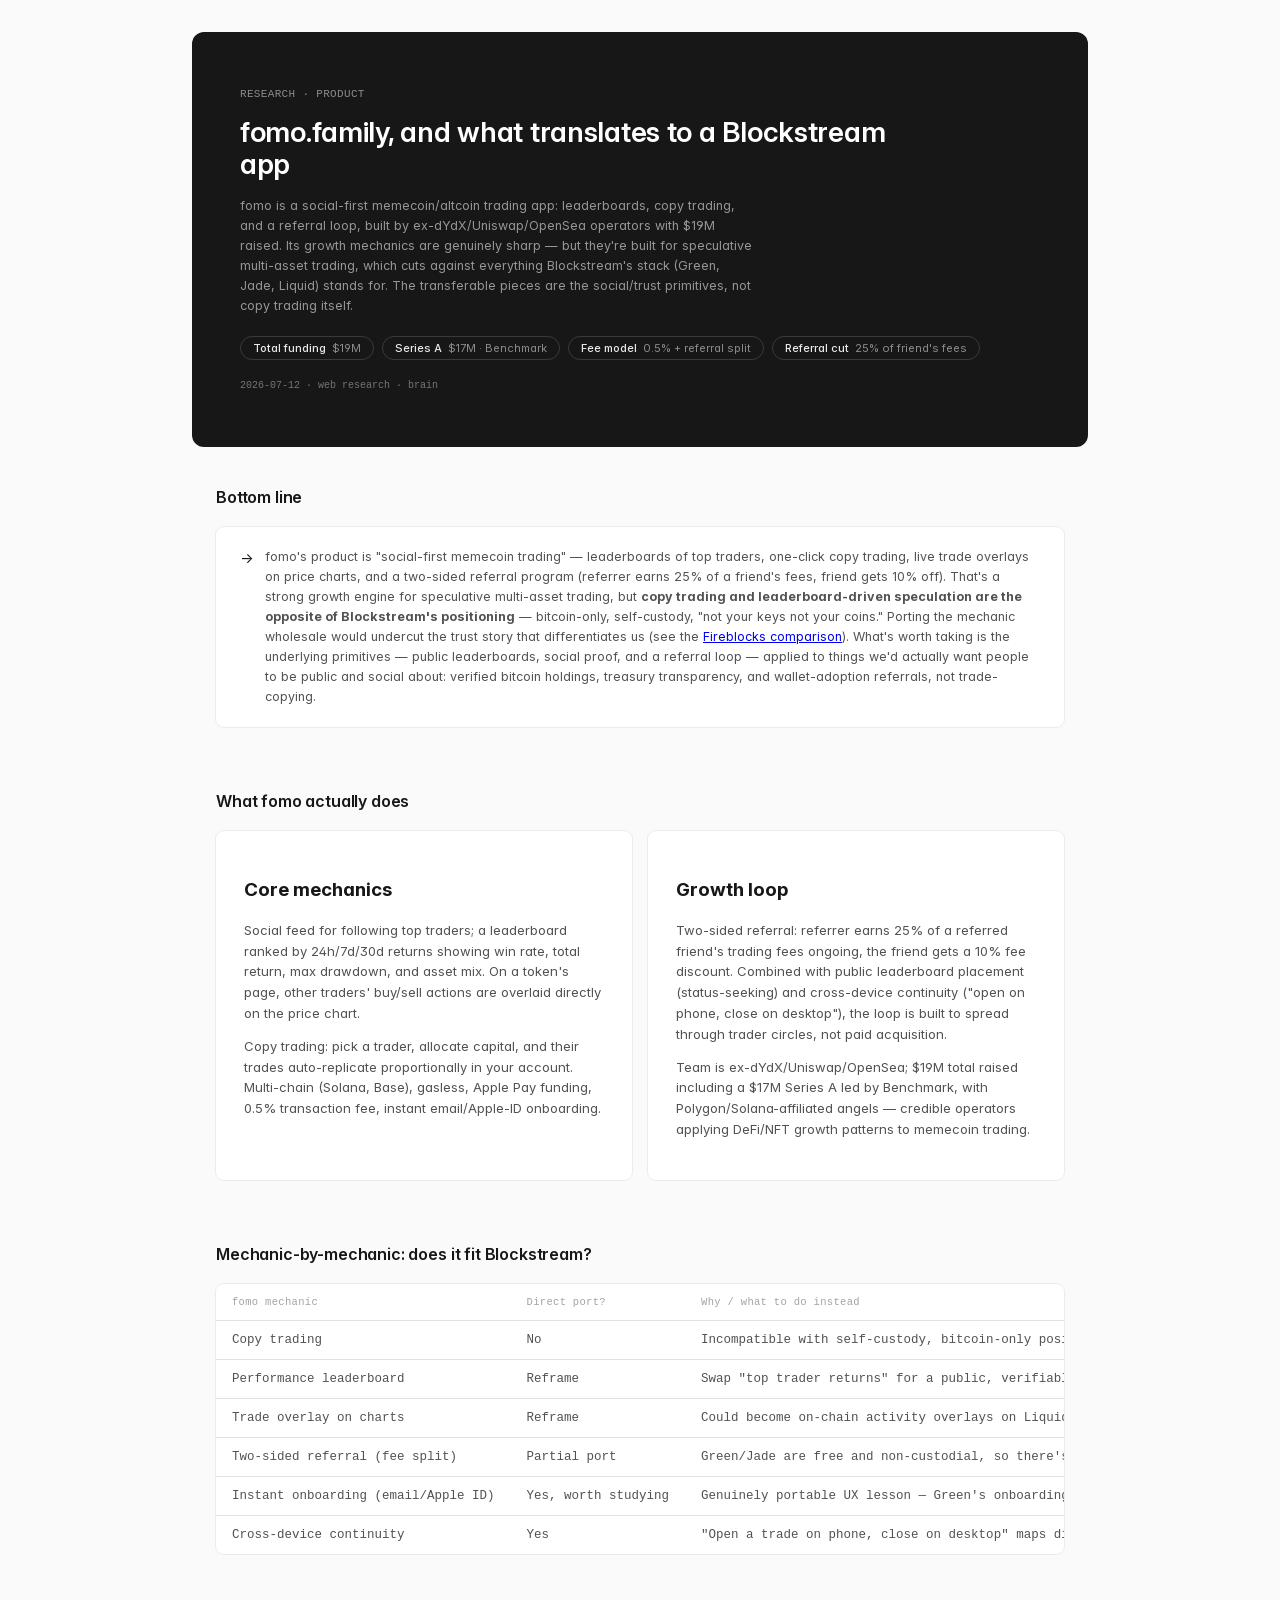
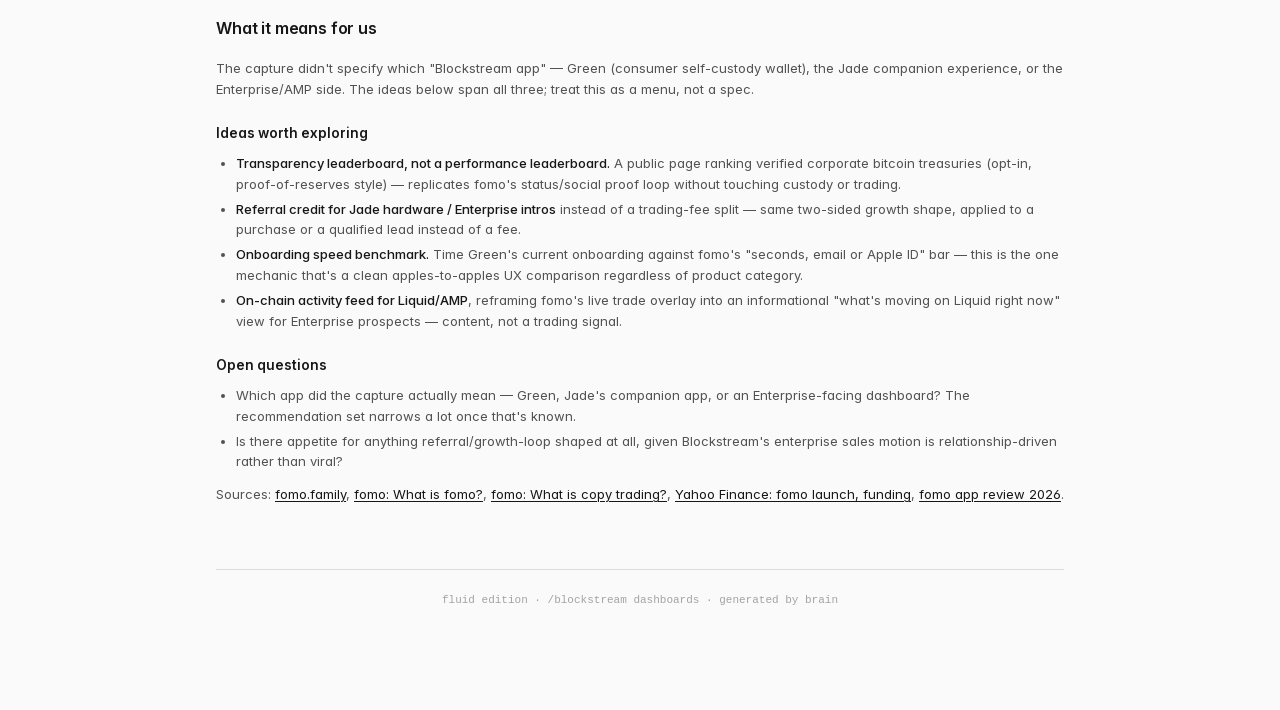
<file: reports/2026-07-12-fomo-family-for-blockstream.html>
<!doctype html>
<html lang="en">
<head>
  <meta charset="utf-8" />
  <meta name="viewport" content="width=device-width, initial-scale=1" />
  <title>fomo.family, and what translates to a Blockstream app · brain reports</title>
  <link rel="stylesheet" href="/styles.css" />
</head>
<body>
  <header class="hero">
    <div class="eyebrow">RESEARCH · PRODUCT</div>
    <h1>fomo.family, and what translates to a Blockstream app</h1>
    <p class="sub">fomo is a social-first memecoin/altcoin trading app: leaderboards, copy trading, and a referral loop, built by ex-dYdX/Uniswap/OpenSea operators with $19M raised. Its growth mechanics are genuinely sharp — but they're built for speculative multi-asset trading, which cuts against everything Blockstream's stack (Green, Jade, Liquid) stands for. The transferable pieces are the social/trust primitives, not copy trading itself.</p>
    <div class="chips">
      <div class="chip"><span class="label">Total funding</span><span class="value">$19M</span></div>
      <div class="chip"><span class="label">Series A</span><span class="value">$17M · Benchmark</span></div>
      <div class="chip"><span class="label">Fee model</span><span class="value">0.5% + referral split</span></div>
      <div class="chip"><span class="label">Referral cut</span><span class="value">25% of friend's fees</span></div>
    </div>
    <div class="meta">2026-07-12 · web research · brain</div>
  </header>

  <main>
    <section class="section">
      <h2>Bottom line</h2>
      <div class="callout">
        <div class="icon">→</div>
        <div class="body">
          fomo's product is "social-first memecoin trading" — leaderboards of top traders, one-click copy trading,
          live trade overlays on price charts, and a two-sided referral program (referrer earns 25% of a friend's
          fees, friend gets 10% off). That's a strong growth engine for speculative multi-asset trading, but
          <strong>copy trading and leaderboard-driven speculation are the opposite of Blockstream's positioning</strong>
          — bitcoin-only, self-custody, "not your keys not your coins." Porting the mechanic wholesale would
          undercut the trust story that differentiates us (see the <a href="/reports/2026-07-10-fireblocks-vs-blockstream-custody">Fireblocks
          comparison</a>). What's worth taking is the underlying primitives — public leaderboards, social proof,
          and a referral loop — applied to things we'd actually want people to be public and social about: verified
          bitcoin holdings, treasury transparency, and wallet-adoption referrals, not trade-copying.
        </div>
      </div>
    </section>

    <section class="section">
      <h2>What fomo actually does</h2>
      <div class="grid2">
        <div class="card">
          <h3>Core mechanics</h3>
          <div class="prose">
            <p>Social feed for following top traders; a leaderboard ranked by 24h/7d/30d returns showing win rate,
            total return, max drawdown, and asset mix. On a token's page, other traders' buy/sell actions are
            overlaid directly on the price chart.</p>
            <p>Copy trading: pick a trader, allocate capital, and their trades auto-replicate proportionally in your
            account. Multi-chain (Solana, Base), gasless, Apple Pay funding, 0.5% transaction fee, instant
            email/Apple-ID onboarding.</p>
          </div>
        </div>
        <div class="card">
          <h3>Growth loop</h3>
          <div class="prose">
            <p>Two-sided referral: referrer earns 25% of a referred friend's trading fees ongoing, the friend gets a
            10% fee discount. Combined with public leaderboard placement (status-seeking) and cross-device
            continuity ("open on phone, close on desktop"), the loop is built to spread through trader circles, not
            paid acquisition.</p>
            <p>Team is ex-dYdX/Uniswap/OpenSea; $19M total raised including a $17M Series A led by Benchmark, with
            Polygon/Solana-affiliated angels — credible operators applying DeFi/NFT growth patterns to memecoin
            trading.</p>
          </div>
        </div>
      </div>
    </section>

    <section class="section">
      <h2>Mechanic-by-mechanic: does it fit Blockstream?</h2>
      <div class="table-wrap">
        <table>
          <thead>
            <tr><th>fomo mechanic</th><th>Direct port?</th><th>Why / what to do instead</th></tr>
          </thead>
          <tbody>
            <tr><td>Copy trading</td><td>No</td><td>Incompatible with self-custody, bitcoin-only positioning — implies custodial trade execution and speculative multi-asset behavior we don't want to encourage.</td></tr>
            <tr><td>Performance leaderboard</td><td>Reframe</td><td>Swap "top trader returns" for a public, verifiable leaderboard of something honest to show off — e.g. largest transparent corporate BTC treasuries, or Liquid/AMP issuance volume.</td></tr>
            <tr><td>Trade overlay on charts</td><td>Reframe</td><td>Could become on-chain activity overlays on Liquid Network / mempool data — informational, not trade-replication.</td></tr>
            <tr><td>Two-sided referral (fee split)</td><td>Partial port</td><td>Green/Jade are free and non-custodial, so there's no fee to split — but a referral credit toward hardware (Jade) purchases, or an advisory-intro credit for Enterprise, follows the same shape.</td></tr>
            <tr><td>Instant onboarding (email/Apple ID)</td><td>Yes, worth studying</td><td>Genuinely portable UX lesson — Green's onboarding friction vs. fomo's "sign up in seconds" is a fair benchmark regardless of the trading angle.</td></tr>
            <tr><td>Cross-device continuity</td><td>Yes</td><td>"Open a trade on phone, close on desktop" maps directly to Green wallet session continuity — good pattern to benchmark against.</td></tr>
          </tbody>
        </table>
      </div>
    </section>

    <section class="section">
      <h2>What it means for us</h2>
      <div class="prose">
        <p>The capture didn't specify which "Blockstream app" — Green (consumer self-custody wallet), the Jade
        companion experience, or the Enterprise/AMP side. The ideas below span all three; treat this as a menu, not
        a spec.</p>
        <h3>Ideas worth exploring</h3>
        <ul>
          <li><strong>Transparency leaderboard, not a performance leaderboard.</strong> A public page ranking
          verified corporate bitcoin treasuries (opt-in, proof-of-reserves style) — replicates fomo's status/social
          proof loop without touching custody or trading.</li>
          <li><strong>Referral credit for Jade hardware / Enterprise intros</strong> instead of a trading-fee split —
          same two-sided growth shape, applied to a purchase or a qualified lead instead of a fee.</li>
          <li><strong>Onboarding speed benchmark.</strong> Time Green's current onboarding against fomo's
          "seconds, email or Apple ID" bar — this is the one mechanic that's a clean apples-to-apples UX comparison
          regardless of product category.</li>
          <li><strong>On-chain activity feed for Liquid/AMP</strong>, reframing fomo's live trade overlay into an
          informational "what's moving on Liquid right now" view for Enterprise prospects — content, not a trading
          signal.</li>
        </ul>
        <h3>Open questions</h3>
        <ul>
          <li>Which app did the capture actually mean — Green, Jade's companion app, or an Enterprise-facing
          dashboard? The recommendation set narrows a lot once that's known.</li>
          <li>Is there appetite for anything referral/growth-loop shaped at all, given Blockstream's enterprise
          sales motion is relationship-driven rather than viral?</li>
        </ul>
        <p>Sources: <a href="https://fomo.family/">fomo.family</a>,
        <a href="https://fomo.family/blog/learn/what-is-fomo/">fomo: What is fomo?</a>,
        <a href="https://fomo.family/blog/learn/what-is-copy-trading/">fomo: What is copy trading?</a>,
        <a href="https://finance.yahoo.com/news/fomo-debuts-groundbreaking-social-crypto-160000884.html">Yahoo Finance: fomo launch, funding</a>,
        <a href="https://fomoappreferralcode.com/fomo-app-review/">fomo app review 2026</a>.</p>
      </div>
    </section>

    <footer>fluid edition · /blockstream dashboards · generated by brain</footer>
  </main>
</body>
</html>
</file>
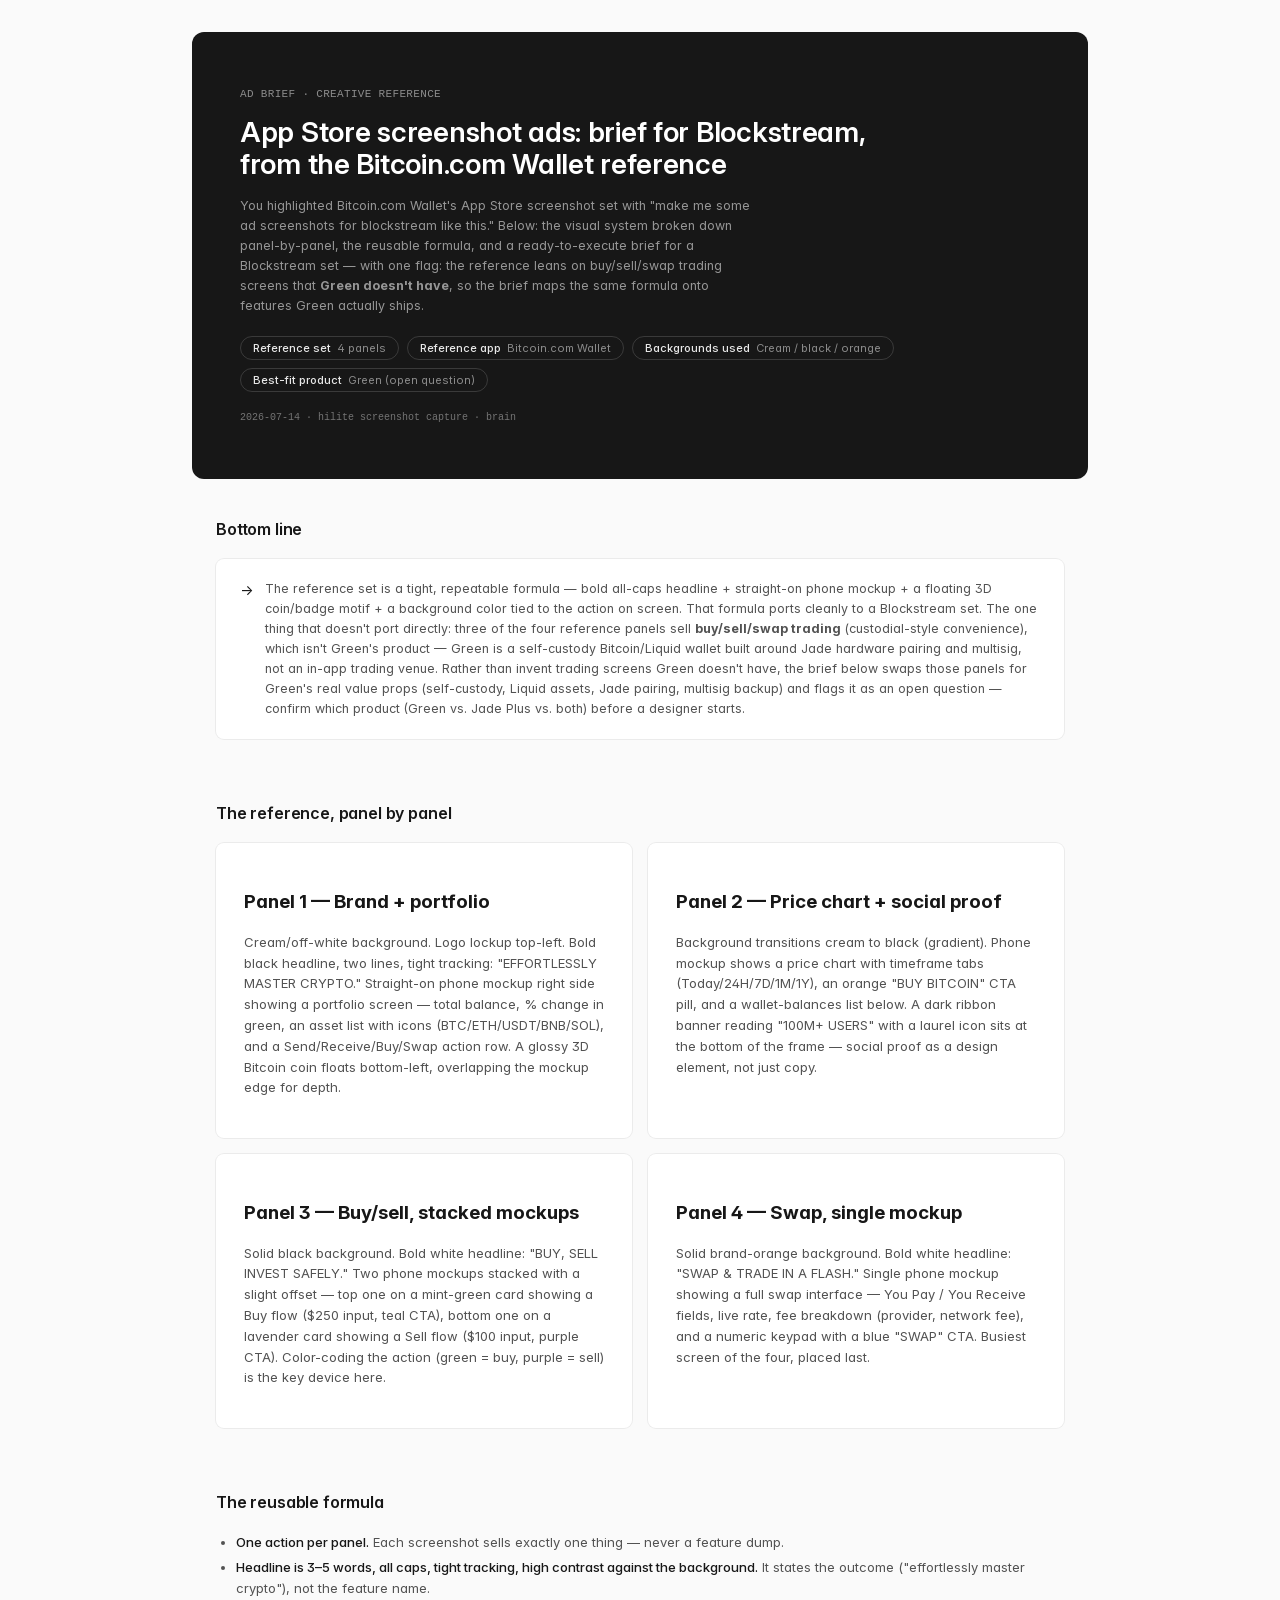
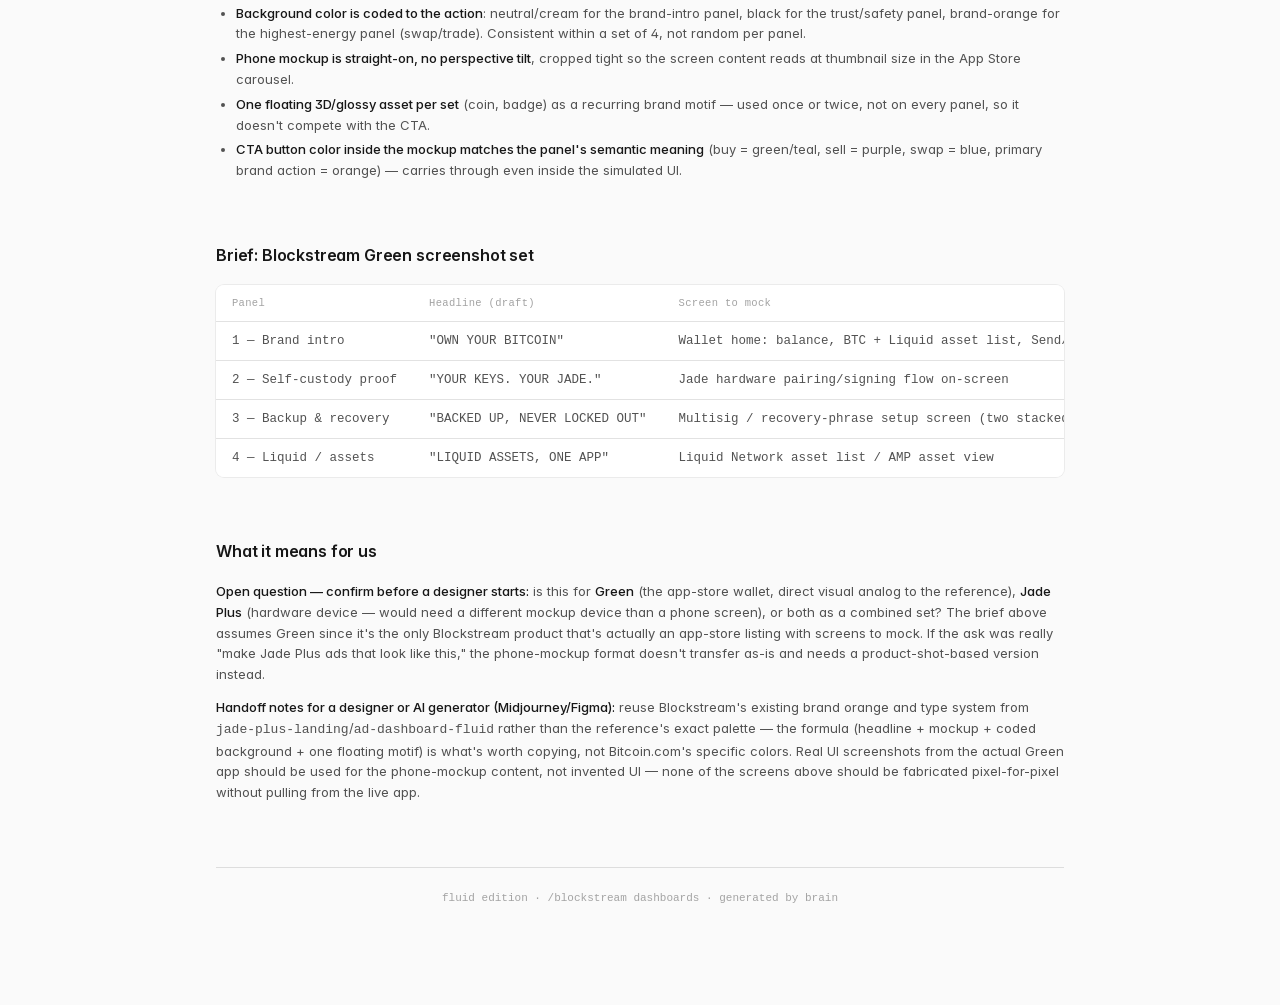
<file: reports/2026-07-14-blockstream-wallet-ad-screenshots.html>
<!doctype html>
<html lang="en">
<head>
  <meta charset="utf-8" />
  <meta name="viewport" content="width=device-width, initial-scale=1" />
  <title>App Store screenshot ads: brief for Blockstream, from the Bitcoin.com Wallet reference · brain reports</title>
  <link rel="stylesheet" href="/styles.css" />
</head>
<body>
  <header class="hero">
    <div class="eyebrow">AD BRIEF · CREATIVE REFERENCE</div>
    <h1>App Store screenshot ads: brief for Blockstream, from the Bitcoin.com Wallet reference</h1>
    <p class="sub">You highlighted Bitcoin.com Wallet's App Store screenshot set with "make me some ad screenshots for blockstream like this." Below: the visual system broken down panel-by-panel, the reusable formula, and a ready-to-execute brief for a Blockstream set — with one flag: the reference leans on buy/sell/swap trading screens that <strong>Green doesn't have</strong>, so the brief maps the same formula onto features Green actually ships.</p>
    <div class="chips">
      <div class="chip"><span class="label">Reference set</span><span class="value">4 panels</span></div>
      <div class="chip"><span class="label">Reference app</span><span class="value">Bitcoin.com Wallet</span></div>
      <div class="chip"><span class="label">Backgrounds used</span><span class="value">Cream / black / orange</span></div>
      <div class="chip"><span class="label">Best-fit product</span><span class="value">Green (open question)</span></div>
    </div>
    <div class="meta">2026-07-14 · hilite screenshot capture · brain</div>
  </header>

  <main>
    <section class="section">
      <h2>Bottom line</h2>
      <div class="callout">
        <div class="icon">→</div>
        <div class="body">
          The reference set is a tight, repeatable formula — bold all-caps headline + straight-on phone mockup +
          a floating 3D coin/badge motif + a background color tied to the action on screen. That formula ports
          cleanly to a Blockstream set. The one thing that doesn't port directly: three of the four reference
          panels sell <strong>buy/sell/swap trading</strong> (custodial-style convenience), which isn't Green's
          product — Green is a self-custody Bitcoin/Liquid wallet built around Jade hardware pairing and multisig,
          not an in-app trading venue. Rather than invent trading screens Green doesn't have, the brief below swaps
          those panels for Green's real value props (self-custody, Liquid assets, Jade pairing, multisig backup)
          and flags it as an open question — confirm which product (Green vs. Jade Plus vs. both) before a
          designer starts.
        </div>
      </div>
    </section>

    <section class="section">
      <h2>The reference, panel by panel</h2>
      <div class="grid2">
        <div class="card">
          <h3>Panel 1 — Brand + portfolio</h3>
          <div class="prose">
            <p>Cream/off-white background. Logo lockup top-left. Bold black headline, two lines, tight tracking:
            "EFFORTLESSLY MASTER CRYPTO." Straight-on phone mockup right side showing a portfolio screen — total
            balance, % change in green, an asset list with icons (BTC/ETH/USDT/BNB/SOL), and a Send/Receive/Buy/Swap
            action row. A glossy 3D Bitcoin coin floats bottom-left, overlapping the mockup edge for depth.</p>
          </div>
        </div>
        <div class="card">
          <h3>Panel 2 — Price chart + social proof</h3>
          <div class="prose">
            <p>Background transitions cream to black (gradient). Phone mockup shows a price chart with timeframe
            tabs (Today/24H/7D/1M/1Y), an orange "BUY BITCOIN" CTA pill, and a wallet-balances list below. A dark
            ribbon banner reading "100M+ USERS" with a laurel icon sits at the bottom of the frame — social proof
            as a design element, not just copy.</p>
          </div>
        </div>
        <div class="card">
          <h3>Panel 3 — Buy/sell, stacked mockups</h3>
          <div class="prose">
            <p>Solid black background. Bold white headline: "BUY, SELL INVEST SAFELY." Two phone mockups stacked
            with a slight offset — top one on a mint-green card showing a Buy flow ($250 input, teal CTA), bottom
            one on a lavender card showing a Sell flow ($100 input, purple CTA). Color-coding the action (green =
            buy, purple = sell) is the key device here.</p>
          </div>
        </div>
        <div class="card">
          <h3>Panel 4 — Swap, single mockup</h3>
          <div class="prose">
            <p>Solid brand-orange background. Bold white headline: "SWAP &amp; TRADE IN A FLASH." Single phone
            mockup showing a full swap interface — You Pay / You Receive fields, live rate, fee breakdown
            (provider, network fee), and a numeric keypad with a blue "SWAP" CTA. Busiest screen of the four,
            placed last.</p>
          </div>
        </div>
      </div>
    </section>

    <section class="section">
      <h2>The reusable formula</h2>
      <div class="prose">
        <ul>
          <li><strong>One action per panel.</strong> Each screenshot sells exactly one thing — never a feature dump.</li>
          <li><strong>Headline is 3–5 words, all caps, tight tracking, high contrast against the background.</strong>
          It states the outcome ("effortlessly master crypto"), not the feature name.</li>
          <li><strong>Background color is coded to the action</strong>: neutral/cream for the brand-intro panel,
          black for the trust/safety panel, brand-orange for the highest-energy panel (swap/trade). Consistent
          within a set of 4, not random per panel.</li>
          <li><strong>Phone mockup is straight-on, no perspective tilt</strong>, cropped tight so the screen content
          reads at thumbnail size in the App Store carousel.</li>
          <li><strong>One floating 3D/glossy asset per set</strong> (coin, badge) as a recurring brand motif — used
          once or twice, not on every panel, so it doesn't compete with the CTA.</li>
          <li><strong>CTA button color inside the mockup matches the panel's semantic meaning</strong> (buy = green/teal,
          sell = purple, swap = blue, primary brand action = orange) — carries through even inside the simulated UI.</li>
        </ul>
      </div>
    </section>

    <section class="section">
      <h2>Brief: Blockstream Green screenshot set</h2>
      <div class="table-wrap">
        <table>
          <thead>
            <tr><th>Panel</th><th>Headline (draft)</th><th>Screen to mock</th><th>Background / CTA color</th></tr>
          </thead>
          <tbody>
            <tr><td>1 — Brand intro</td><td>"OWN YOUR BITCOIN"</td><td>Wallet home: balance, BTC + Liquid asset list, Send/Receive/Jade actions</td><td>Cream bg, black headline</td></tr>
            <tr><td>2 — Self-custody proof</td><td>"YOUR KEYS. YOUR JADE."</td><td>Jade hardware pairing/signing flow on-screen</td><td>Black bg, white headline, brand-orange accent</td></tr>
            <tr><td>3 — Backup &amp; recovery</td><td>"BACKED UP, NEVER LOCKED OUT"</td><td>Multisig / recovery-phrase setup screen (two stacked mockups: setup + verify)</td><td>Black bg, two accent cards (teal + lavender, matching reference's stacked-mockup device)</td></tr>
            <tr><td>4 — Liquid / assets</td><td>"LIQUID ASSETS, ONE APP"</td><td>Liquid Network asset list / AMP asset view</td><td>Brand-orange bg, white headline</td></tr>
          </tbody>
        </table>
      </div>
    </section>

    <section class="section">
      <h2>What it means for us</h2>
      <div class="prose">
        <p><strong>Open question — confirm before a designer starts:</strong> is this for <strong>Green</strong>
        (the app-store wallet, direct visual analog to the reference), <strong>Jade Plus</strong> (hardware device —
        would need a different mockup device than a phone screen), or both as a combined set? The brief above
        assumes Green since it's the only Blockstream product that's actually an app-store listing with screens to
        mock. If the ask was really "make Jade Plus ads that look like this," the phone-mockup format doesn't
        transfer as-is and needs a product-shot-based version instead.</p>
        <p><strong>Handoff notes for a designer or AI generator (Midjourney/Figma):</strong> reuse Blockstream's
        existing brand orange and type system from <code>jade-plus-landing</code>/<code>ad-dashboard-fluid</code>
        rather than the reference's exact palette — the formula (headline + mockup + coded background + one floating
        motif) is what's worth copying, not Bitcoin.com's specific colors. Real UI screenshots from the actual Green
        app should be used for the phone-mockup content, not invented UI — none of the screens above should be
        fabricated pixel-for-pixel without pulling from the live app.</p>
      </div>
    </section>

    <footer>fluid edition · /blockstream dashboards · generated by brain</footer>
  </main>
</body>
</html>
</file>
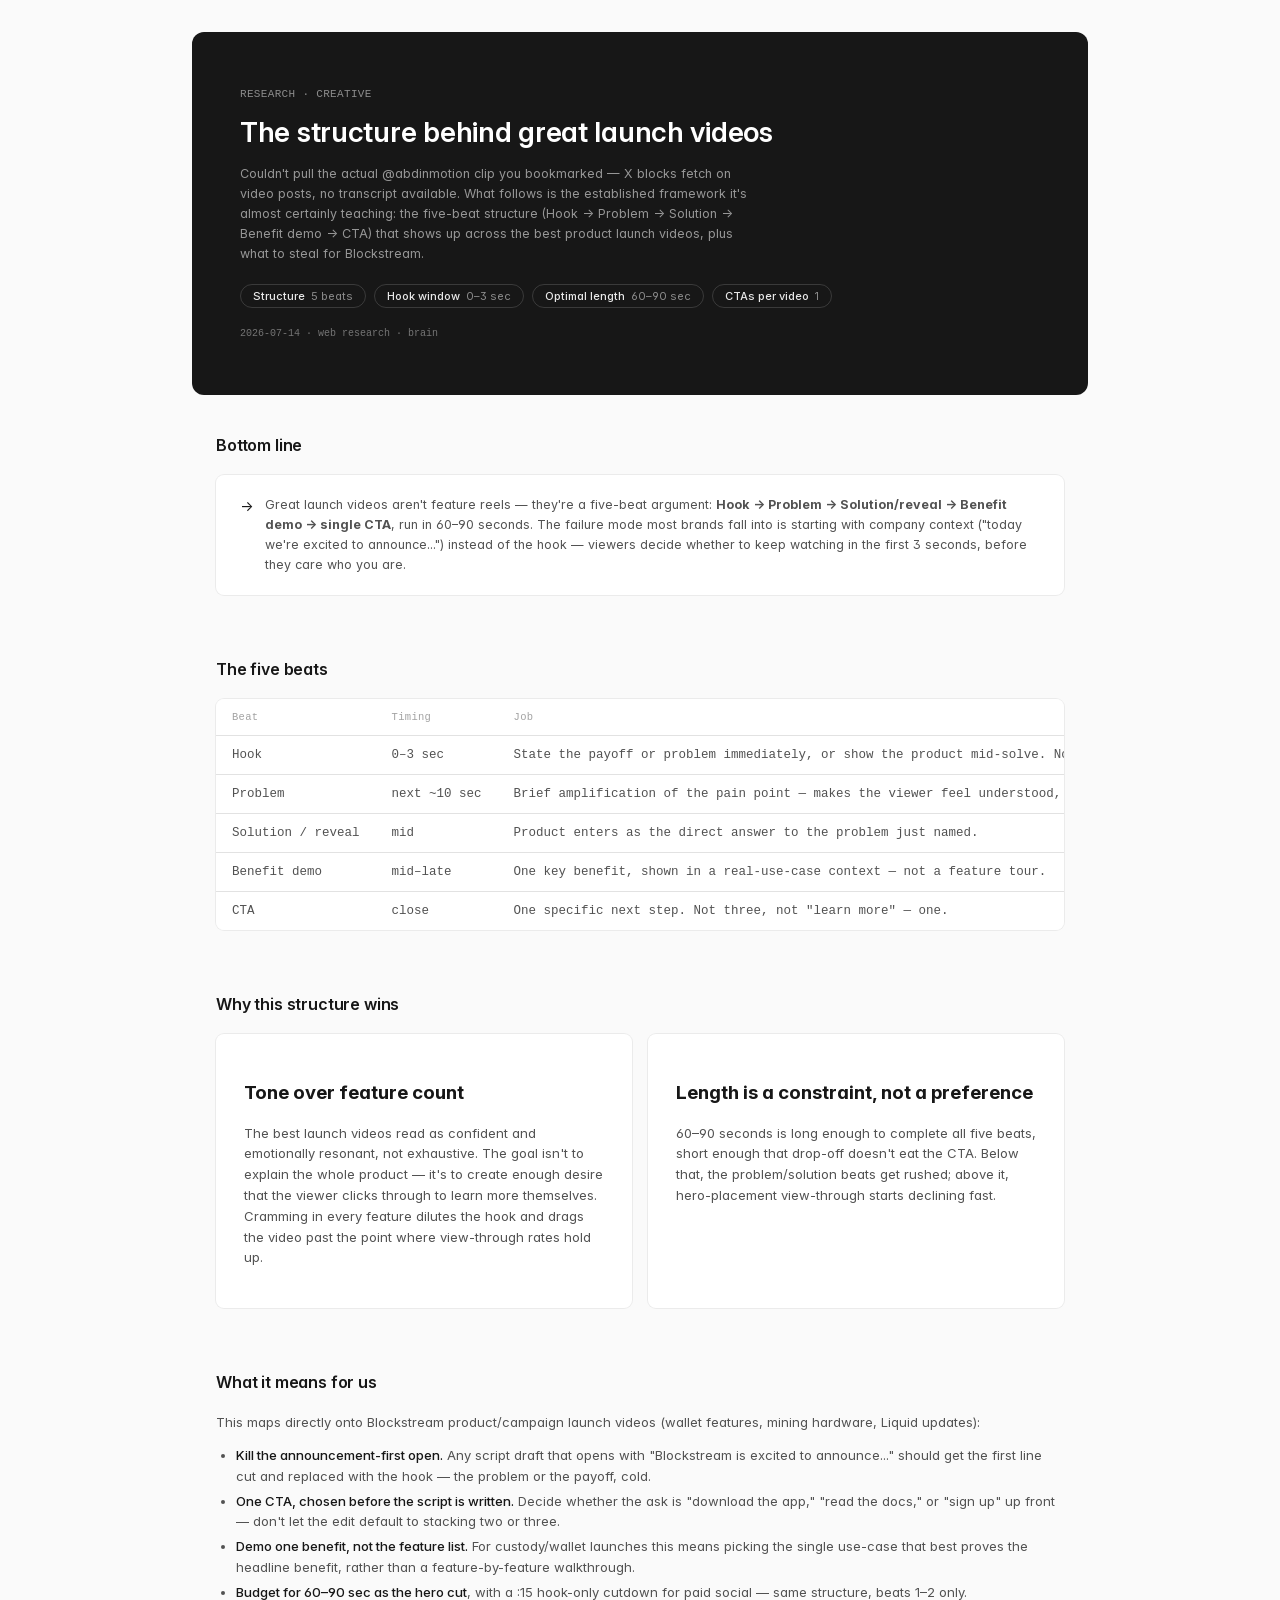
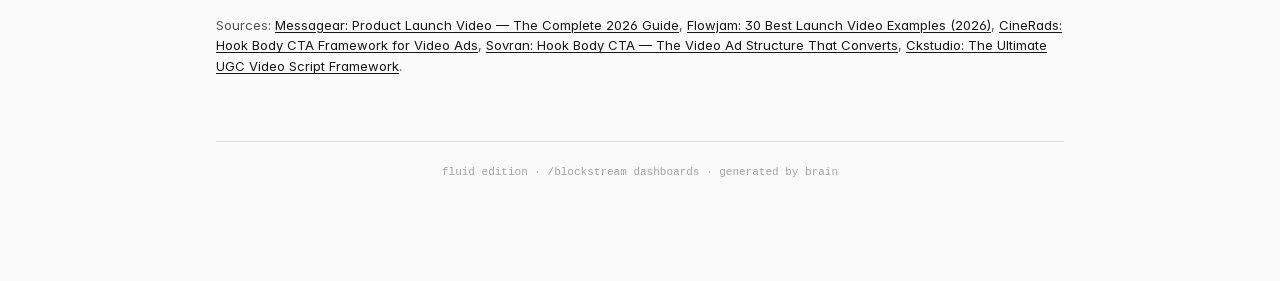
<file: reports/2026-07-14-launch-video-structure.html>
<!doctype html>
<html lang="en">
<head>
  <meta charset="utf-8" />
  <meta name="viewport" content="width=device-width, initial-scale=1" />
  <title>The structure behind great launch videos · brain reports</title>
  <link rel="stylesheet" href="/styles.css" />
</head>
<body>
  <header class="hero">
    <div class="eyebrow">RESEARCH · CREATIVE</div>
    <h1>The structure behind great launch videos</h1>
    <p class="sub">Couldn't pull the actual @abdinmotion clip you bookmarked — X blocks fetch on video posts, no transcript available. What follows is the established framework it's almost certainly teaching: the five-beat structure (Hook → Problem → Solution → Benefit demo → CTA) that shows up across the best product launch videos, plus what to steal for Blockstream.</p>
    <div class="chips">
      <div class="chip"><span class="label">Structure</span><span class="value">5 beats</span></div>
      <div class="chip"><span class="label">Hook window</span><span class="value">0–3 sec</span></div>
      <div class="chip"><span class="label">Optimal length</span><span class="value">60–90 sec</span></div>
      <div class="chip"><span class="label">CTAs per video</span><span class="value">1</span></div>
    </div>
    <div class="meta">2026-07-14 · web research · brain</div>
  </header>

  <main>
    <section class="section">
      <h2>Bottom line</h2>
      <div class="callout">
        <div class="icon">→</div>
        <div class="body">
          Great launch videos aren't feature reels — they're a five-beat argument: <strong>Hook → Problem →
          Solution/reveal → Benefit demo → single CTA</strong>, run in 60–90 seconds. The failure mode most brands
          fall into is starting with company context ("today we're excited to announce...") instead of the hook —
          viewers decide whether to keep watching in the first 3 seconds, before they care who you are.
        </div>
      </div>
    </section>

    <section class="section">
      <h2>The five beats</h2>
      <div class="table-wrap">
        <table>
          <thead>
            <tr><th>Beat</th><th>Timing</th><th>Job</th></tr>
          </thead>
          <tbody>
            <tr><td>Hook</td><td>0–3 sec</td><td>State the payoff or problem immediately, or show the product mid-solve. No logo, no preamble.</td></tr>
            <tr><td>Problem</td><td>next ~10 sec</td><td>Brief amplification of the pain point — makes the viewer feel understood, not lectured.</td></tr>
            <tr><td>Solution / reveal</td><td>mid</td><td>Product enters as the direct answer to the problem just named.</td></tr>
            <tr><td>Benefit demo</td><td>mid–late</td><td>One key benefit, shown in a real-use-case context — not a feature tour.</td></tr>
            <tr><td>CTA</td><td>close</td><td>One specific next step. Not three, not "learn more" — one.</td></tr>
          </tbody>
        </table>
      </div>
    </section>

    <section class="section">
      <h2>Why this structure wins</h2>
      <div class="grid2">
        <div class="card">
          <h3>Tone over feature count</h3>
          <div class="prose">
            <p>The best launch videos read as confident and emotionally resonant, not exhaustive. The goal isn't to
            explain the whole product — it's to create enough desire that the viewer clicks through to learn more
            themselves. Cramming in every feature dilutes the hook and drags the video past the point where
            view-through rates hold up.</p>
          </div>
        </div>
        <div class="card">
          <h3>Length is a constraint, not a preference</h3>
          <div class="prose">
            <p>60–90 seconds is long enough to complete all five beats, short enough that drop-off doesn't eat the
            CTA. Below that, the problem/solution beats get rushed; above it, hero-placement view-through starts
            declining fast.</p>
          </div>
        </div>
      </div>
    </section>

    <section class="section">
      <h2>What it means for us</h2>
      <div class="prose">
        <p>This maps directly onto Blockstream product/campaign launch videos (wallet features, mining hardware,
        Liquid updates):</p>
        <ul>
          <li><strong>Kill the announcement-first open.</strong> Any script draft that opens with "Blockstream is
          excited to announce..." should get the first line cut and replaced with the hook — the problem or the
          payoff, cold.</li>
          <li><strong>One CTA, chosen before the script is written.</strong> Decide whether the ask is "download the
          app," "read the docs," or "sign up" up front — don't let the edit default to stacking two or three.</li>
          <li><strong>Demo one benefit, not the feature list.</strong> For custody/wallet launches this means picking
          the single use-case that best proves the headline benefit, rather than a feature-by-feature walkthrough.</li>
          <li><strong>Budget for 60–90 sec as the hero cut</strong>, with a :15 hook-only cutdown for paid social —
          same structure, beats 1–2 only.</li>
        </ul>
        <p>Sources: <a href="https://blog.messagear.com/product-launch-video/">Messagear: Product Launch Video — The Complete 2026 Guide</a>,
        <a href="https://www.flowjam.com/blog/30-best-launch-video-examples-checklist">Flowjam: 30 Best Launch Video Examples (2026)</a>,
        <a href="https://www.cinerads.com/blog/hook-body-cta-framework">CineRads: Hook Body CTA Framework for Video Ads</a>,
        <a href="https://sovran.ai/blog/hook-body-cta-video-ad-structure">Sovran: Hook Body CTA — The Video Ad Structure That Converts</a>,
        <a href="https://ckstudio.in/ultimate-ugc-video-script-framework-hook-problem-product-cta/">Ckstudio: The Ultimate UGC Video Script Framework</a>.</p>
      </div>
    </section>

    <footer>fluid edition · /blockstream dashboards · generated by brain</footer>
  </main>
</body>
</html>
</file>
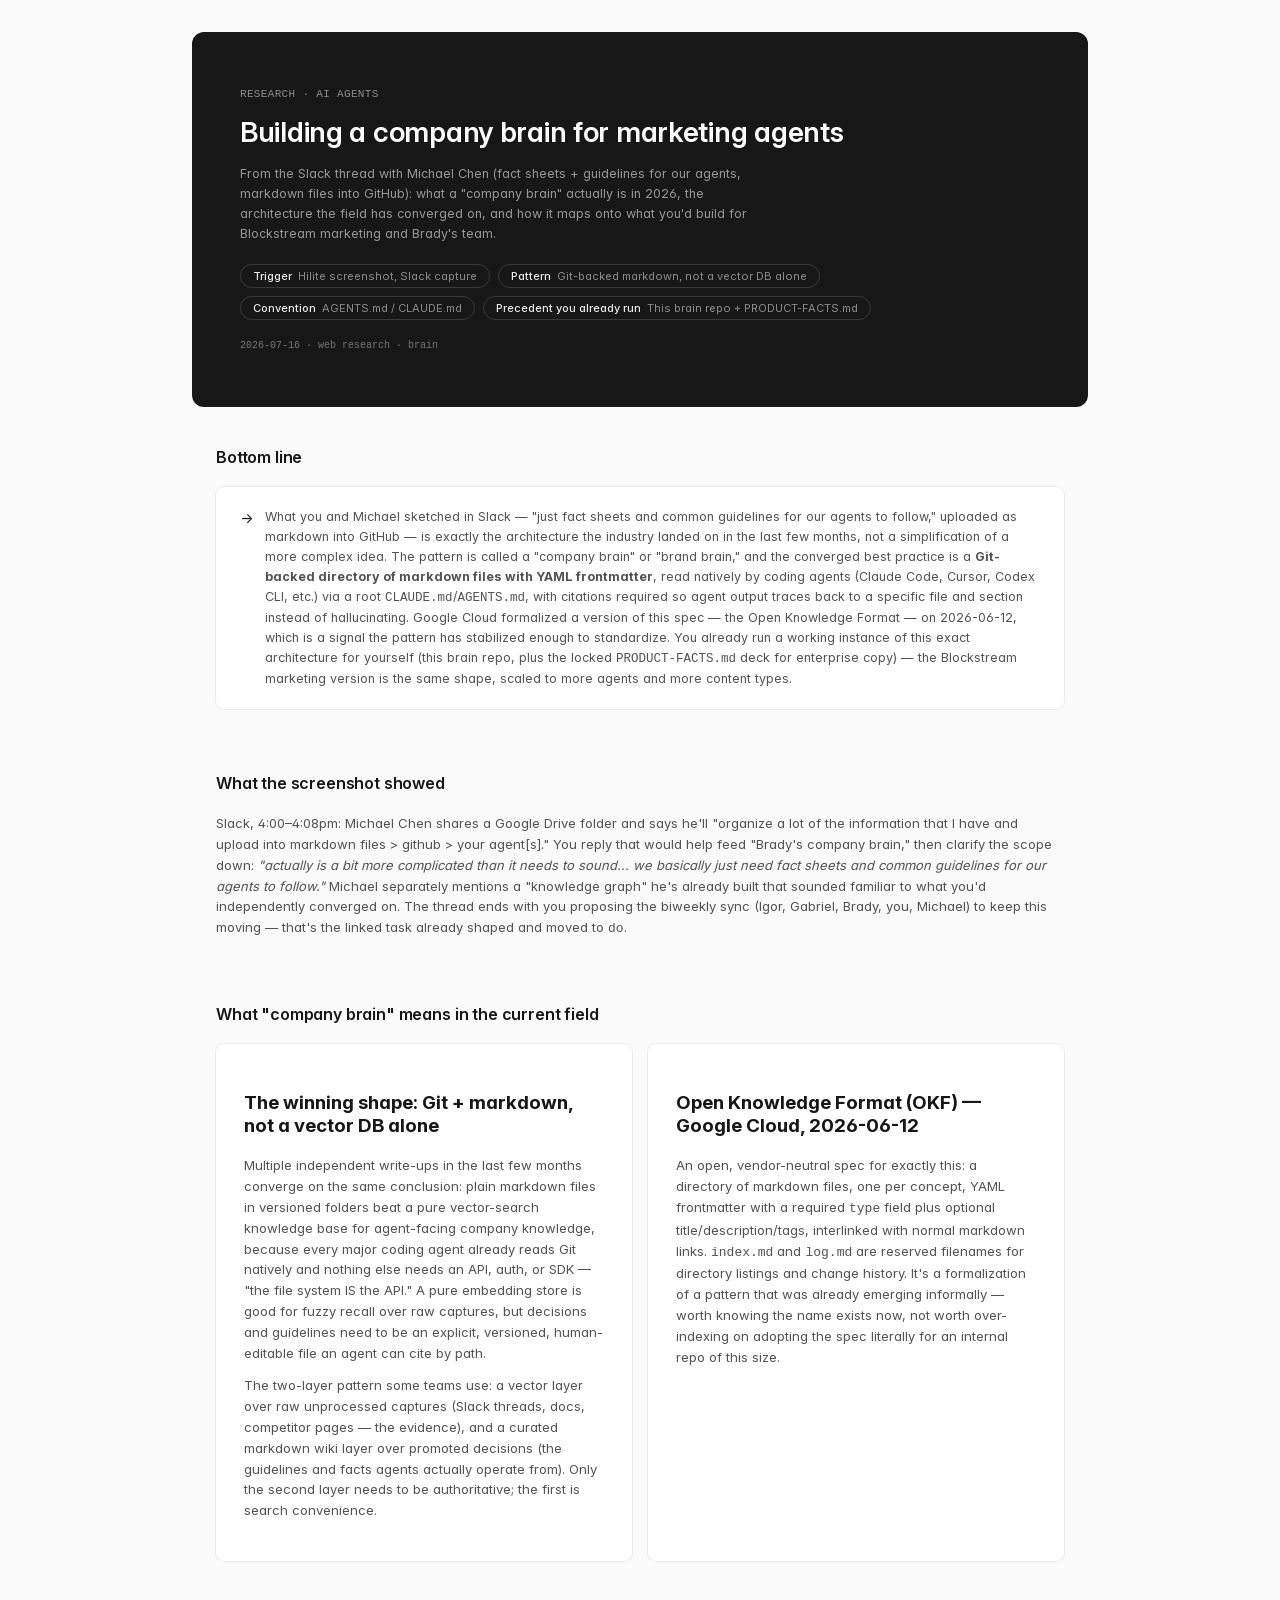
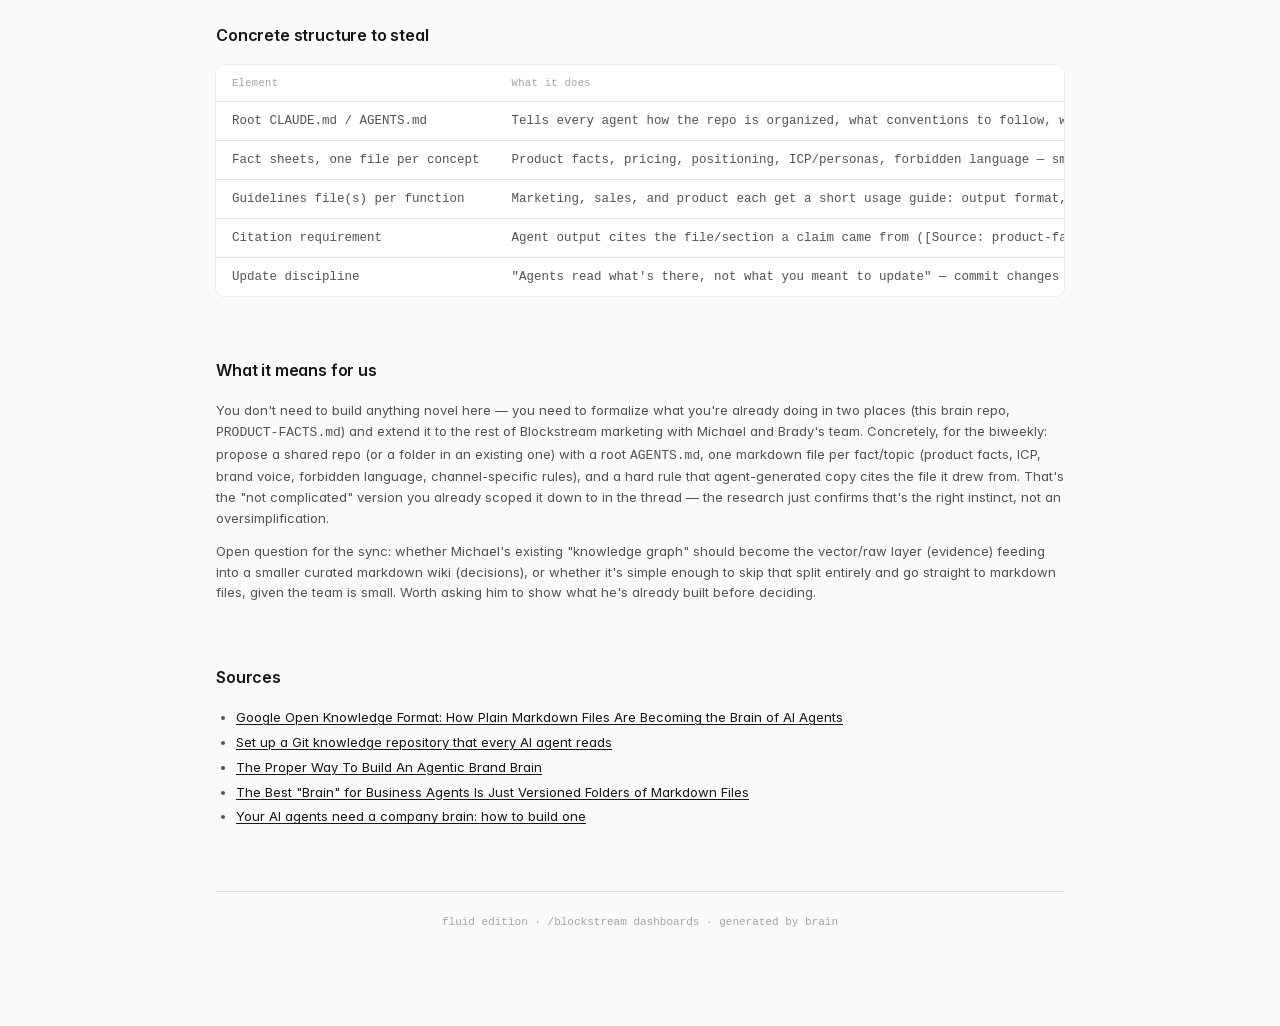
<file: reports/2026-07-16-company-brain-for-agents.html>
<!doctype html>
<html lang="en">
<head>
  <meta charset="utf-8" />
  <meta name="viewport" content="width=device-width, initial-scale=1" />
  <title>Building a company brain for marketing agents · brain reports</title>
  <link rel="stylesheet" href="/styles.css" />
</head>
<body>
  <header class="hero">
    <div class="eyebrow">RESEARCH · AI AGENTS</div>
    <h1>Building a company brain for marketing agents</h1>
    <p class="sub">From the Slack thread with Michael Chen (fact sheets + guidelines for our agents, markdown files
    into GitHub): what a "company brain" actually is in 2026, the architecture the field has converged on, and how
    it maps onto what you'd build for Blockstream marketing and Brady's team.</p>
    <div class="chips">
      <div class="chip"><span class="label">Trigger</span><span class="value">Hilite screenshot, Slack capture</span></div>
      <div class="chip"><span class="label">Pattern</span><span class="value">Git-backed markdown, not a vector DB alone</span></div>
      <div class="chip"><span class="label">Convention</span><span class="value">AGENTS.md / CLAUDE.md</span></div>
      <div class="chip"><span class="label">Precedent you already run</span><span class="value">This brain repo + PRODUCT-FACTS.md</span></div>
    </div>
    <div class="meta">2026-07-16 · web research · brain</div>
  </header>

  <main>
    <section class="section">
      <h2>Bottom line</h2>
      <div class="callout">
        <div class="icon">→</div>
        <div class="body">
          What you and Michael sketched in Slack — "just fact sheets and common guidelines for our agents to
          follow," uploaded as markdown into GitHub — is exactly the architecture the industry landed on in the
          last few months, not a simplification of a more complex idea. The pattern is called a "company brain" or
          "brand brain," and the converged best practice is a <strong>Git-backed directory of markdown files with
          YAML frontmatter</strong>, read natively by coding agents (Claude Code, Cursor, Codex CLI, etc.) via a
          root <code>CLAUDE.md</code>/<code>AGENTS.md</code>, with citations required so agent output traces back
          to a specific file and section instead of hallucinating. Google Cloud formalized a version of this spec —
          the Open Knowledge Format — on 2026-06-12, which is a signal the pattern has stabilized enough to
          standardize. You already run a working instance of this exact architecture for yourself (this brain repo,
          plus the locked <code>PRODUCT-FACTS.md</code> deck for enterprise copy) — the Blockstream marketing
          version is the same shape, scaled to more agents and more content types.
        </div>
      </div>
    </section>

    <section class="section">
      <h2>What the screenshot showed</h2>
      <div class="prose">
        <p>Slack, 4:00–4:08pm: Michael Chen shares a Google Drive folder and says he'll "organize a lot of the
        information that I have and upload into markdown files &gt; github &gt; your agent[s]." You reply that
        would help feed "Brady's company brain," then clarify the scope down: <em>"actually is a bit more
        complicated than it needs to sound... we basically just need fact sheets and common guidelines for our
        agents to follow."</em> Michael separately mentions a "knowledge graph" he's already built that sounded
        familiar to what you'd independently converged on. The thread ends with you proposing the biweekly
        sync (Igor, Gabriel, Brady, you, Michael) to keep this moving — that's the linked task already shaped
        and moved to <code>do</code>.</p>
      </div>
    </section>

    <section class="section">
      <h2>What "company brain" means in the current field</h2>
      <div class="grid2">
        <div class="card">
          <h3>The winning shape: Git + markdown, not a vector DB alone</h3>
          <div class="prose">
            <p>Multiple independent write-ups in the last few months converge on the same conclusion: plain
            markdown files in versioned folders beat a pure vector-search knowledge base for agent-facing company
            knowledge, because every major coding agent already reads Git natively and nothing else needs an API,
            auth, or SDK — "the file system IS the API." A pure embedding store is good for fuzzy recall over raw
            captures, but decisions and guidelines need to be an explicit, versioned, human-editable file an agent
            can cite by path.</p>
            <p>The two-layer pattern some teams use: a vector layer over raw unprocessed captures (Slack threads,
            docs, competitor pages — the evidence), and a curated markdown wiki layer over promoted decisions (the
            guidelines and facts agents actually operate from). Only the second layer needs to be authoritative;
            the first is search convenience.</p>
          </div>
        </div>
        <div class="card">
          <h3>Open Knowledge Format (OKF) — Google Cloud, 2026-06-12</h3>
          <div class="prose">
            <p>An open, vendor-neutral spec for exactly this: a directory of markdown files, one per concept, YAML
            frontmatter with a required <code>type</code> field plus optional title/description/tags, interlinked
            with normal markdown links. <code>index.md</code> and <code>log.md</code> are reserved filenames for
            directory listings and change history. It's a formalization of a pattern that was already emerging
            informally — worth knowing the name exists now, not worth over-indexing on adopting the spec literally
            for an internal repo of this size.</p>
          </div>
        </div>
      </div>
    </section>

    <section class="section">
      <h2>Concrete structure to steal</h2>
      <div class="table-wrap">
        <table>
          <thead>
            <tr><th>Element</th><th>What it does</th><th>Applies to the Blockstream version</th></tr>
          </thead>
          <tbody>
            <tr><td>Root <code>CLAUDE.md</code> / <code>AGENTS.md</code></td><td>Tells every agent how the repo is
            organized, what conventions to follow, what to do when new source material arrives — read natively by
            Claude Code, Cursor, Codex CLI, Copilot, and most other coding agents as of 2026</td><td>You already
            have this pattern in this brain repo; a Blockstream-marketing equivalent would sit at the root of
            whatever repo Michael's markdown files land in</td></tr>
            <tr><td>Fact sheets, one file per concept</td><td>Product facts, pricing, positioning, ICP/personas,
            forbidden language — small, stable, source-of-truth files rather than one giant doc</td><td>Direct
            match for your existing <code>PRODUCT-FACTS.md</code> (locked to the Jan 2026 deck) — that's already
            proof this works for you</td></tr>
            <tr><td>Guidelines file(s) per function</td><td>Marketing, sales, and product each get a short usage
            guide: output format, mandatory rules, channel-specific constraints</td><td>Ad copy vs. landing-page
            copy vs. enterprise-deck copy are different artifacts pulling from the same fact sheets — worth
            splitting rather than one shared style doc</td></tr>
            <tr><td>Citation requirement</td><td>Agent output cites the file/section a claim came from
            (<code>[Source: product-facts.md#custody]</code>) — forces grounding, makes hallucination visible
            instead of silent</td><td>Directly enforceable the same way this brain is instructed to fact-check and
            cite in reports</td></tr>
            <tr><td>Update discipline</td><td>"Agents read what's there, not what you meant to update" — commit
            changes into the right file immediately, don't let a doc go stale while decisions move on</td><td>The
            biggest real risk for a Blockstream version — product facts change (deck revisions), and a stale fact
            sheet produces confidently wrong ad copy</td></tr>
          </tbody>
        </table>
      </div>
    </section>

    <section class="section">
      <h2>What it means for us</h2>
      <div class="prose">
        <p>You don't need to build anything novel here — you need to formalize what you're already doing in two
        places (this brain repo, <code>PRODUCT-FACTS.md</code>) and extend it to the rest of Blockstream marketing
        with Michael and Brady's team. Concretely, for the biweekly: propose a shared repo (or a folder in an
        existing one) with a root <code>AGENTS.md</code>, one markdown file per fact/topic (product facts, ICP,
        brand voice, forbidden language, channel-specific rules), and a hard rule that agent-generated copy cites
        the file it drew from. That's the "not complicated" version you already scoped it down to in the thread —
        the research just confirms that's the right instinct, not an oversimplification.</p>
        <p>Open question for the sync: whether Michael's existing "knowledge graph" should become the vector/raw
        layer (evidence) feeding into a smaller curated markdown wiki (decisions), or whether it's simple enough to
        skip that split entirely and go straight to markdown files, given the team is small. Worth asking him to
        show what he's already built before deciding.</p>
      </div>
    </section>

    <section class="section">
      <h2>Sources</h2>
      <div class="prose">
        <ul>
          <li><a href="https://flowtivity.ai/blog/google-open-knowledge-format/">Google Open Knowledge Format: How Plain Markdown Files Are Becoming the Brain of AI Agents</a></li>
          <li><a href="https://www.productmap.io/blog/git-product-knowledge-repository-ai-agents">Set up a Git knowledge repository that every AI agent reads</a></li>
          <li><a href="https://agenticbrand.ai/p/the-proper-way-to-build-an-agentic-brand-brain">The Proper Way To Build An Agentic Brand Brain</a></li>
          <li><a href="https://extency.com/blog/markdown-versioned-folders-agent-brain-2026">The Best "Brain" for Business Agents Is Just Versioned Folders of Markdown Files</a></li>
          <li><a href="https://sandsdx.com/perspectives/executive/company-brain-for-ai-agents/">Your AI agents need a company brain: how to build one</a></li>
        </ul>
      </div>
    </section>

    <footer>fluid edition · /blockstream dashboards · generated by brain</footer>
  </main>
</body>
</html>
</file>
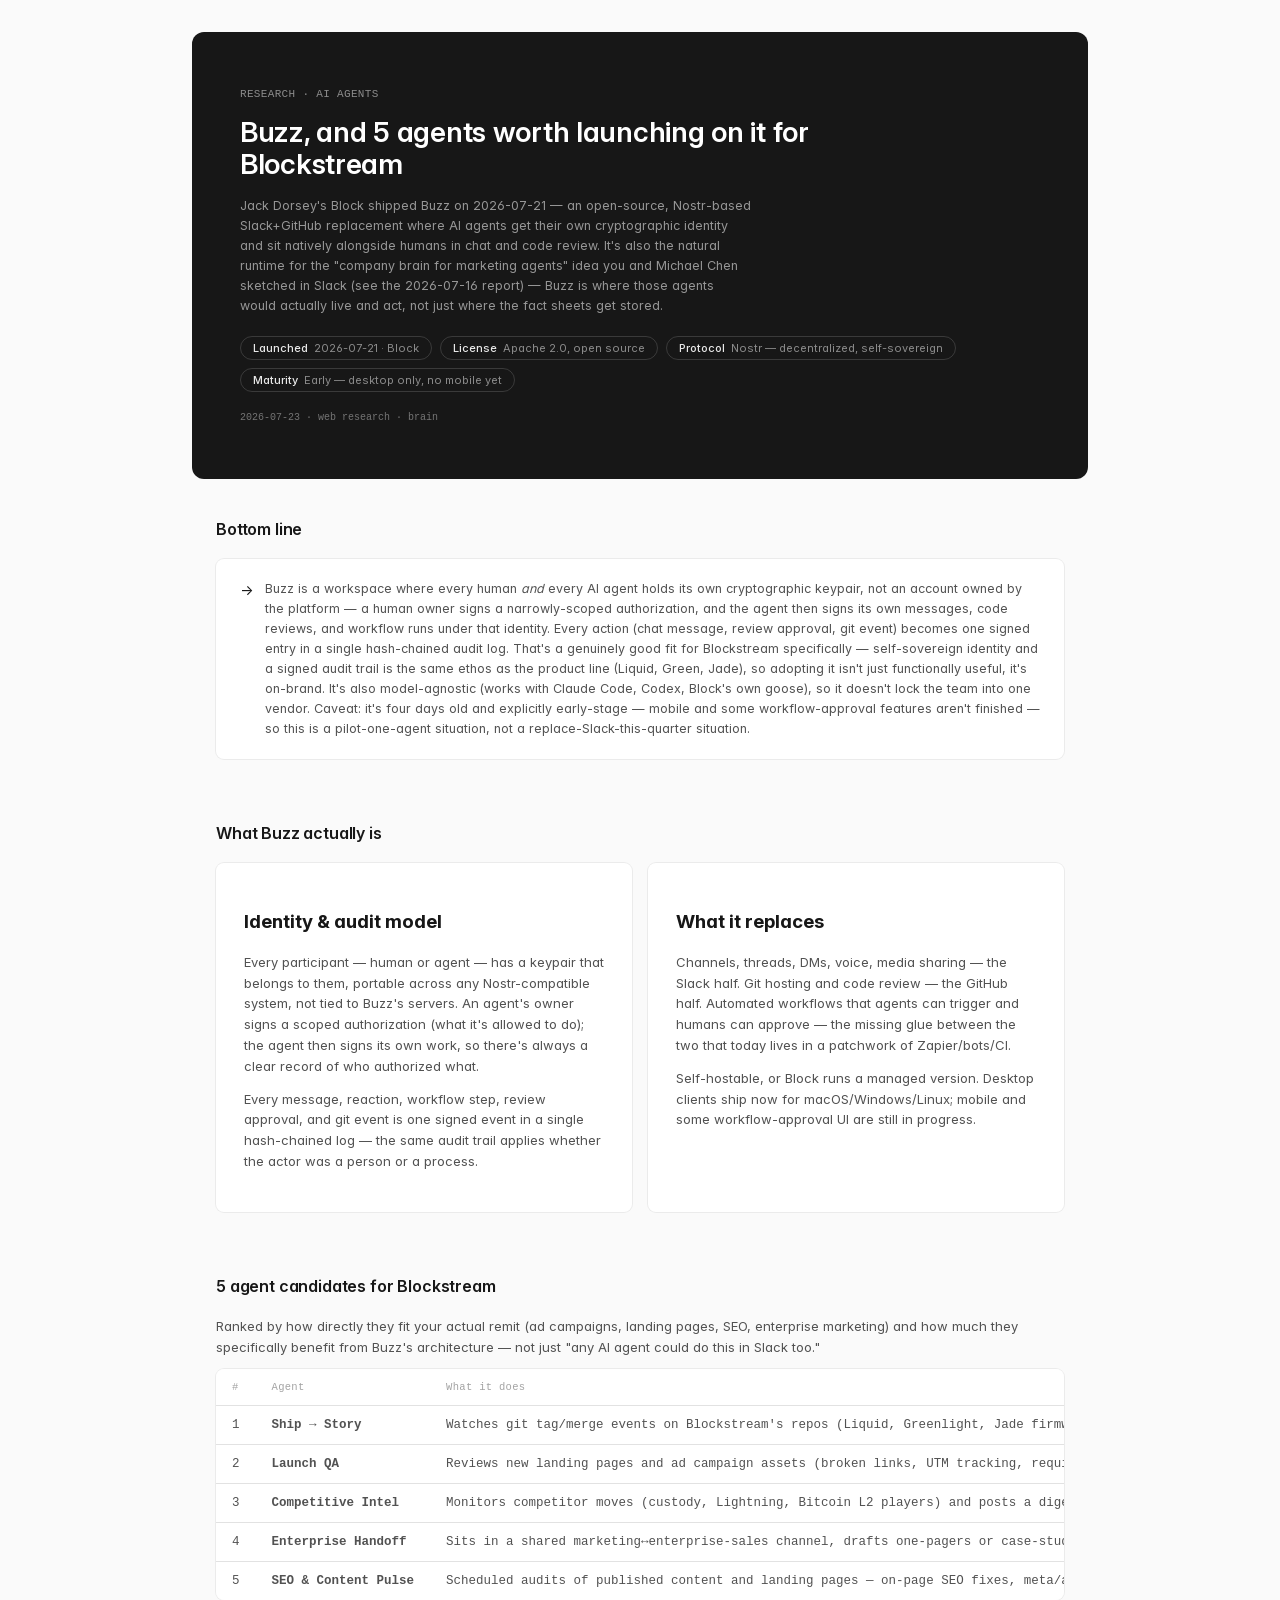
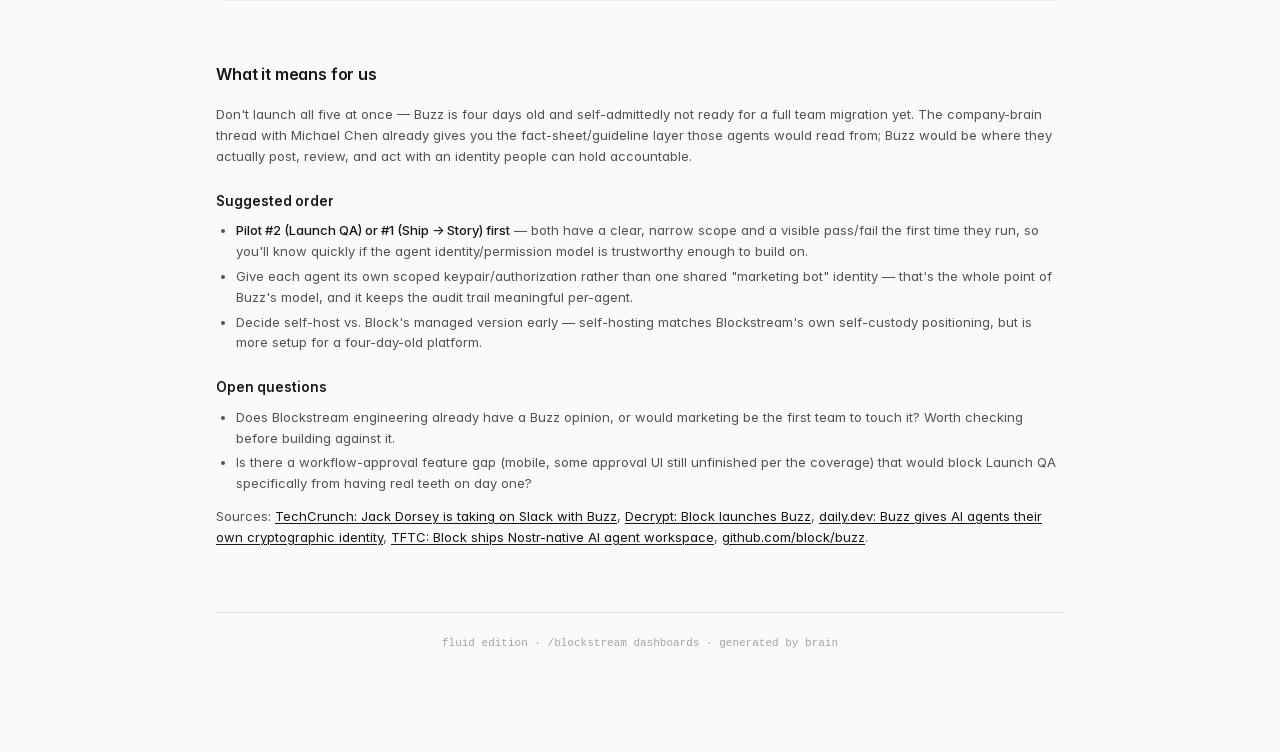
<file: reports/2026-07-23-buzz-agents-for-blockstream.html>
<!doctype html>
<html lang="en">
<head>
  <meta charset="utf-8" />
  <meta name="viewport" content="width=device-width, initial-scale=1" />
  <title>Buzz, and 5 agents worth launching on it for Blockstream · brain reports</title>
  <link rel="stylesheet" href="/styles.css" />
</head>
<body>
  <header class="hero">
    <div class="eyebrow">RESEARCH · AI AGENTS</div>
    <h1>Buzz, and 5 agents worth launching on it for Blockstream</h1>
    <p class="sub">Jack Dorsey's Block shipped Buzz on 2026-07-21 — an open-source, Nostr-based Slack+GitHub
    replacement where AI agents get their own cryptographic identity and sit natively alongside humans in chat and
    code review. It's also the natural runtime for the "company brain for marketing agents" idea you and Michael
    Chen sketched in Slack (see the 2026-07-16 report) — Buzz is where those agents would actually live and act,
    not just where the fact sheets get stored.</p>
    <div class="chips">
      <div class="chip"><span class="label">Launched</span><span class="value">2026-07-21 · Block</span></div>
      <div class="chip"><span class="label">License</span><span class="value">Apache 2.0, open source</span></div>
      <div class="chip"><span class="label">Protocol</span><span class="value">Nostr — decentralized, self-sovereign</span></div>
      <div class="chip"><span class="label">Maturity</span><span class="value">Early — desktop only, no mobile yet</span></div>
    </div>
    <div class="meta">2026-07-23 · web research · brain</div>
  </header>

  <main>
    <section class="section">
      <h2>Bottom line</h2>
      <div class="callout">
        <div class="icon">→</div>
        <div class="body">
          Buzz is a workspace where every human <em>and</em> every AI agent holds its own cryptographic keypair,
          not an account owned by the platform — a human owner signs a narrowly-scoped authorization, and the agent
          then signs its own messages, code reviews, and workflow runs under that identity. Every action (chat
          message, review approval, git event) becomes one signed entry in a single hash-chained audit log. That's
          a genuinely good fit for Blockstream specifically — self-sovereign identity and a signed audit trail is
          the same ethos as the product line (Liquid, Green, Jade), so adopting it isn't just functionally useful,
          it's on-brand. It's also model-agnostic (works with Claude Code, Codex, Block's own goose), so it doesn't
          lock the team into one vendor. Caveat: it's four days old and explicitly early-stage — mobile and some
          workflow-approval features aren't finished — so this is a pilot-one-agent situation, not a
          replace-Slack-this-quarter situation.
        </div>
      </div>
    </section>

    <section class="section">
      <h2>What Buzz actually is</h2>
      <div class="grid2">
        <div class="card">
          <h3>Identity &amp; audit model</h3>
          <div class="prose">
            <p>Every participant — human or agent — has a keypair that belongs to them, portable across any
            Nostr-compatible system, not tied to Buzz's servers. An agent's owner signs a scoped authorization
            (what it's allowed to do); the agent then signs its own work, so there's always a clear record of
            who authorized what.</p>
            <p>Every message, reaction, workflow step, review approval, and git event is one signed event in a
            single hash-chained log — the same audit trail applies whether the actor was a person or a process.</p>
          </div>
        </div>
        <div class="card">
          <h3>What it replaces</h3>
          <div class="prose">
            <p>Channels, threads, DMs, voice, media sharing — the Slack half. Git hosting and code review — the
            GitHub half. Automated workflows that agents can trigger and humans can approve — the missing glue
            between the two that today lives in a patchwork of Zapier/bots/CI.</p>
            <p>Self-hostable, or Block runs a managed version. Desktop clients ship now for macOS/Windows/Linux;
            mobile and some workflow-approval UI are still in progress.</p>
          </div>
        </div>
      </div>
    </section>

    <section class="section">
      <h2>5 agent candidates for Blockstream</h2>
      <div class="prose">
        <p>Ranked by how directly they fit your actual remit (ad campaigns, landing pages, SEO, enterprise
        marketing) and how much they specifically benefit from Buzz's architecture — not just "any AI agent could
        do this in Slack too."</p>
      </div>
      <div class="table-wrap">
        <table>
          <thead>
            <tr><th>#</th><th>Agent</th><th>What it does</th><th>Why Buzz specifically</th></tr>
          </thead>
          <tbody>
            <tr>
              <td>1</td>
              <td><strong>Ship → Story</strong></td>
              <td>Watches git tag/merge events on Blockstream's repos (Liquid, Greenlight, Jade firmware, etc.)
              and drafts a marketing-ready changelog/social/blog blurb the moment a release ships, posting it to
              #marketing for review.</td>
              <td>This only works because chat and git sit in <em>one</em> signed event log. In Slack+GitHub this
              needs custom webhook glue; here it's the platform's native shape.</td>
            </tr>
            <tr>
              <td>2</td>
              <td><strong>Launch QA</strong></td>
              <td>Reviews new landing pages and ad campaign assets (broken links, UTM tracking, required
              disclaimers) before they go live, gated as an actual reviewer via Buzz's workflow-approval step.</td>
              <td>Direct fit to your job today. Uses the agent-as-reviewer primitive with real teeth — it can
              block a launch, not just leave a comment.</td>
            </tr>
            <tr>
              <td>3</td>
              <td><strong>Competitive Intel</strong></td>
              <td>Monitors competitor moves (custody, Lightning, Bitcoin L2 players) and posts a digest with
              suggested response angles to a dedicated channel.</td>
              <td>Extension of research you're already doing by hand (fomo.family, the FOMO.family analysis on
              your calendar) — an agent with a persistent identity in the channel means the digest has continuity
              and a reviewable history, not a one-off doc.</td>
            </tr>
            <tr>
              <td>4</td>
              <td><strong>Enterprise Handoff</strong></td>
              <td>Sits in a shared marketing↔enterprise-sales channel, drafts one-pagers or case-study snippets
              on request, keeps collateral in sync with what prospects are actually asking.</td>
              <td>Cross-functional visibility is the point — one agent identity that both teams can see acting,
              instead of marketing assets going stale in a drive sales doesn't watch.</td>
            </tr>
            <tr>
              <td>5</td>
              <td><strong>SEO &amp; Content Pulse</strong></td>
              <td>Scheduled audits of published content and landing pages — on-page SEO fixes, meta/alt-text
              drafts, keyword and competitor content tracking — posted as a weekly digest.</td>
              <td>Lowest novelty of the five (this could run as a cron job anywhere), but still benefits from a
              signed, reviewable history of what it flagged and when.</td>
            </tr>
          </tbody>
        </table>
      </div>
    </section>

    <section class="section">
      <h2>What it means for us</h2>
      <div class="prose">
        <p>Don't launch all five at once — Buzz is four days old and self-admittedly not ready for a full team
        migration yet. The company-brain thread with Michael Chen already gives you the fact-sheet/guideline layer
        those agents would read from; Buzz would be where they actually post, review, and act with an identity
        people can hold accountable.</p>
        <h3>Suggested order</h3>
        <ul>
          <li><strong>Pilot #2 (Launch QA) or #1 (Ship → Story) first</strong> — both have a clear, narrow scope
          and a visible pass/fail the first time they run, so you'll know quickly if the agent identity/permission
          model is trustworthy enough to build on.</li>
          <li>Give each agent its own scoped keypair/authorization rather than one shared "marketing bot" identity
          — that's the whole point of Buzz's model, and it keeps the audit trail meaningful per-agent.</li>
          <li>Decide self-host vs. Block's managed version early — self-hosting matches Blockstream's own
          self-custody positioning, but is more setup for a four-day-old platform.</li>
        </ul>
        <h3>Open questions</h3>
        <ul>
          <li>Does Blockstream engineering already have a Buzz opinion, or would marketing be the first team to
          touch it? Worth checking before building against it.</li>
          <li>Is there a workflow-approval feature gap (mobile, some approval UI still unfinished per the
          coverage) that would block Launch QA specifically from having real teeth on day one?</li>
        </ul>
        <p>Sources:
        <a href="https://techcrunch.com/2026/07/21/jack-dorsey-is-taking-on-slack-with-buzz-a-group-chat-platform-for-teams-and-their-ai-agents/">TechCrunch: Jack Dorsey is taking on Slack with Buzz</a>,
        <a href="https://decrypt.co/374026/jack-dorseys-block-launches-buzz-a-nostr-based-slack-and-github-rival-for-ai-agents">Decrypt: Block launches Buzz</a>,
        <a href="https://daily.dev/posts/jack-dorsey-launches-buzz-an-open-source-workspace-that-gives-ai-agents-their-own-cryptographic-ide-hgwavymmw">daily.dev: Buzz gives AI agents their own cryptographic identity</a>,
        <a href="https://www.tftc.io/buzz-block-nostr-ai-agent-workspace-launch">TFTC: Block ships Nostr-native AI agent workspace</a>,
        <a href="https://github.com/block/buzz">github.com/block/buzz</a>.</p>
      </div>
    </section>

    <footer>fluid edition · /blockstream dashboards · generated by brain</footer>
  </main>
</body>
</html>
</file>
<file: styles.css>
/* brain-reports — self-contained port of ad-dashboard-fluid's brief look.
   Design tokens lifted verbatim from ad-dashboard-fluid/app/globals.css and
   the component recipes from components/brief.tsx, so a report page reads
   identically to a dashboard brief. Keep this the single source of truth;
   every report links it. */

@font-face {
  font-family: "Inter";
  src: url("/fonts/InterVariable.ttf") format("truetype");
  font-weight: 100 900;
  font-display: swap;
}

:root {
  --surface-1: #fafafa;
  --surface-2: #fcfcfc;
  --surface-3: #ffffff;

  --shadow-color: rgb(0 0 0 / 0.06);
  --shadow-1: 0 0 0 1px var(--shadow-color);
  --shadow-2: 0 0 0 1px var(--shadow-color), 0 1px 1px -0.5px var(--shadow-color);
  --shadow-3: 0 0 0 1px var(--shadow-color), 0 1px 1px -0.5px var(--shadow-color),
    0 3px 3px -1.5px var(--shadow-color);

  --background: var(--surface-1);
  --foreground: #171717;
  --muted: #f4f4f5;
  --muted-foreground: #737373;
  --border: color-mix(in oklab, var(--foreground) 12%, transparent);
  --hover: rgb(0 0 0 / 0.04);

  --neutral-300: #d4d4d4;
  --neutral-400: #a3a3a3;
  --neutral-500: #737373;
  --neutral-600: #525252;

  --hero-bg: #171717;
  --prose: var(--neutral-600);

  --font-sans: "Inter", system-ui, -apple-system, sans-serif;
  --font-mono: ui-monospace, "SF Mono", "SFMono-Regular", Menlo, monospace;
}

@media (prefers-color-scheme: dark) {
  :root {
    --surface-1: #171717;
    --surface-2: #1e1e1e;
    --surface-3: #252525;

    --dm-hi-base: rgba(255, 255, 255, 0.01);
    --dm-hi-mid: rgba(255, 255, 255, 0.02);
    --dm-ring-base: rgba(255, 255, 255, 0.02);
    --dm-drop: rgba(0, 0, 0, 0.18);
    --shadow-1: inset 0 0 0 1px var(--dm-ring-base);
    --shadow-2: inset 0 1px 0 0 var(--dm-hi-base), inset 0 0 0 1px var(--dm-ring-base),
      0 1px 1px -0.5px var(--dm-drop);
    --shadow-3: inset 0 1px 0 0 var(--dm-hi-mid), inset 0 0 0 1px var(--dm-ring-base),
      0 0 0 1px rgba(0, 0, 0, 0.12), 0 1px 1px -0.5px var(--dm-drop),
      0 3px 3px -1.5px var(--dm-drop);

    --background: var(--surface-1);
    --foreground: #f5f5f5;
    --muted: var(--surface-2);
    --muted-foreground: #a3a3a3;
    --border: color-mix(in oklab, var(--foreground) 12%, transparent);
    --hover: rgb(255 255 255 / 0.06);

    --neutral-600: #d4d4d4;
    --hero-bg: var(--surface-2);
    --prose: #d4d4d4;
  }
}

* { box-sizing: border-box; }

html { -webkit-text-size-adjust: 100%; }

body {
  margin: 0;
  background: var(--background);
  color: var(--foreground);
  font-family: var(--font-sans);
  font-feature-settings: "cv11", "ss01";
  -webkit-font-smoothing: antialiased;
  text-rendering: optimizeLegibility;
}

/* ── Hero ── (brief.tsx BriefHero) */
.hero {
  position: relative;
  margin: 2rem auto 0;
  width: calc(100% - 3rem);
  max-width: 56rem;
  border-radius: 0.75rem;
  background: var(--hero-bg);
  color: #fff;
  padding: 2.25rem 1.5rem;
}
@media (min-width: 640px) {
  .hero { margin-top: 2rem; padding: 3.5rem 3rem; }
}
.hero .eyebrow {
  font-family: var(--font-mono);
  font-size: 11px;
  font-weight: 500;
  letter-spacing: 0.03em;
  color: rgba(255, 255, 255, 0.5);
}
.hero h1 {
  margin: 1rem 0 0;
  max-width: 42rem;
  font-size: 21px;
  font-weight: 600;
  line-height: 1.15;
  letter-spacing: -0.01em;
}
@media (min-width: 640px) { .hero h1 { font-size: 28px; } }
.hero .sub {
  margin: 1rem 0 0;
  max-width: 32rem;
  font-size: 12.5px;
  line-height: 1.6;
  color: rgba(255, 255, 255, 0.55);
}
.hero .chips {
  margin-top: 1.25rem;
  display: flex;
  flex-wrap: wrap;
  gap: 0.5rem;
}
.chip {
  display: inline-flex;
  align-items: center;
  gap: 0.375rem;
  border: 1px solid rgba(255, 255, 255, 0.15);
  border-radius: 9999px;
  padding: 0.25rem 0.75rem;
  font-size: 11px;
}
.chip .label { font-weight: 500; color: rgba(255, 255, 255, 0.9); }
.chip .value { color: rgba(255, 255, 255, 0.5); }
.hero .meta {
  font-family: var(--font-mono);
  margin-top: 1.25rem;
  font-size: 10px;
  color: rgba(255, 255, 255, 0.4);
}

/* ── Main ── */
main {
  margin: 0 auto;
  width: 100%;
  max-width: 56rem;
  padding: 2rem 1rem 6rem;
}
@media (min-width: 640px) { main { padding: 2.5rem 1.5rem 6rem; } }

.section { margin-bottom: 4rem; }
.section > h2 {
  margin: 0 0 1.25rem;
  font-size: 16px;
  font-weight: 600;
  letter-spacing: -0.01em;
}

/* ── Card ── */
.card {
  border-radius: 0.5rem;
  background: var(--surface-3);
  padding: 1.25rem;
  box-shadow: var(--shadow-1);
  transition: box-shadow 0.12s ease;
}
@media (min-width: 640px) { .card { padding: 1.75rem; } }
.card:hover { box-shadow: var(--shadow-3); }

.grid2 { display: grid; gap: 1rem; }
.grid3 { display: grid; gap: 1rem; }
@media (min-width: 640px) {
  .grid2 { grid-template-columns: repeat(2, 1fr); }
  .grid3 { grid-template-columns: repeat(3, 1fr); }
}

/* ── Callout ── */
.callout {
  display: flex;
  align-items: flex-start;
  gap: 0.75rem;
  border-radius: 0.5rem;
  background: var(--surface-3);
  padding: 1.25rem 1.5rem;
  box-shadow: var(--shadow-1);
}
.callout .icon { margin-top: 0.125rem; flex-shrink: 0; font-size: 14px; }
.callout .body { font-size: 12.5px; line-height: 1.6; color: var(--prose); }

/* ── Prose ── */
.prose { font-size: 13px; line-height: 1.6; color: var(--prose); }
.prose p { margin: 0 0 0.75rem; }
.prose strong { font-weight: 500; color: var(--foreground); }
.prose a { color: var(--foreground); text-underline-offset: 2px; }
.prose ul, .prose ol { margin: 0 0 0.75rem; padding-left: 1.25rem; }
.prose ul { list-style: disc; }
.prose li { margin-bottom: 0.25rem; }
.prose h3 {
  margin: 1.5rem 0 0.5rem;
  font-size: 13.5px;
  font-weight: 600;
  color: var(--foreground);
}

/* ── Table ── (brief.tsx BriefTable) */
.table-wrap {
  overflow-x: auto;
  border-radius: 0.5rem;
  background: var(--surface-3);
  box-shadow: var(--shadow-1);
}
table {
  width: 100%;
  border-collapse: collapse;
  font-size: 12.5px;
}
thead th {
  font-family: var(--font-mono);
  white-space: nowrap;
  border-bottom: 1px solid var(--border);
  padding: 0.75rem 1rem;
  text-align: left;
  font-size: 10.5px;
  font-weight: 500;
  letter-spacing: 0.03em;
  color: var(--neutral-400);
}
tbody tr {
  border-bottom: 1px solid var(--border);
  transition: background 0.08s ease;
}
tbody tr:last-child { border-bottom: none; }
tbody tr:hover { background: var(--hover); }
tbody td {
  font-family: var(--font-mono);
  white-space: nowrap;
  padding: 0.75rem 1rem;
  color: var(--prose);
}

/* ── Footer ── */
footer {
  margin-top: 2rem;
  border-top: 1px solid var(--border);
  padding-top: 1.5rem;
  text-align: center;
  font-family: var(--font-mono);
  font-size: 11px;
  color: var(--neutral-400);
}

/* ── Index list ── */
.index-list { display: flex; flex-direction: column; gap: 1px; border-radius: 0.5rem; overflow: hidden; background: var(--border); box-shadow: var(--shadow-1); }
.index-item {
  display: block;
  background: var(--surface-3);
  padding: 1.1rem 1.4rem;
  text-decoration: none;
  color: inherit;
  transition: background 0.1s ease;
}
.index-item:hover { background: var(--hover); }
.index-item .it-title { font-size: 14px; font-weight: 600; letter-spacing: -0.01em; }
.index-item .it-sub { margin-top: 0.25rem; font-size: 12px; color: var(--muted-foreground); }
.index-item .it-date { font-family: var(--font-mono); font-size: 10.5px; color: var(--neutral-400); margin-top: 0.4rem; }
</file>
